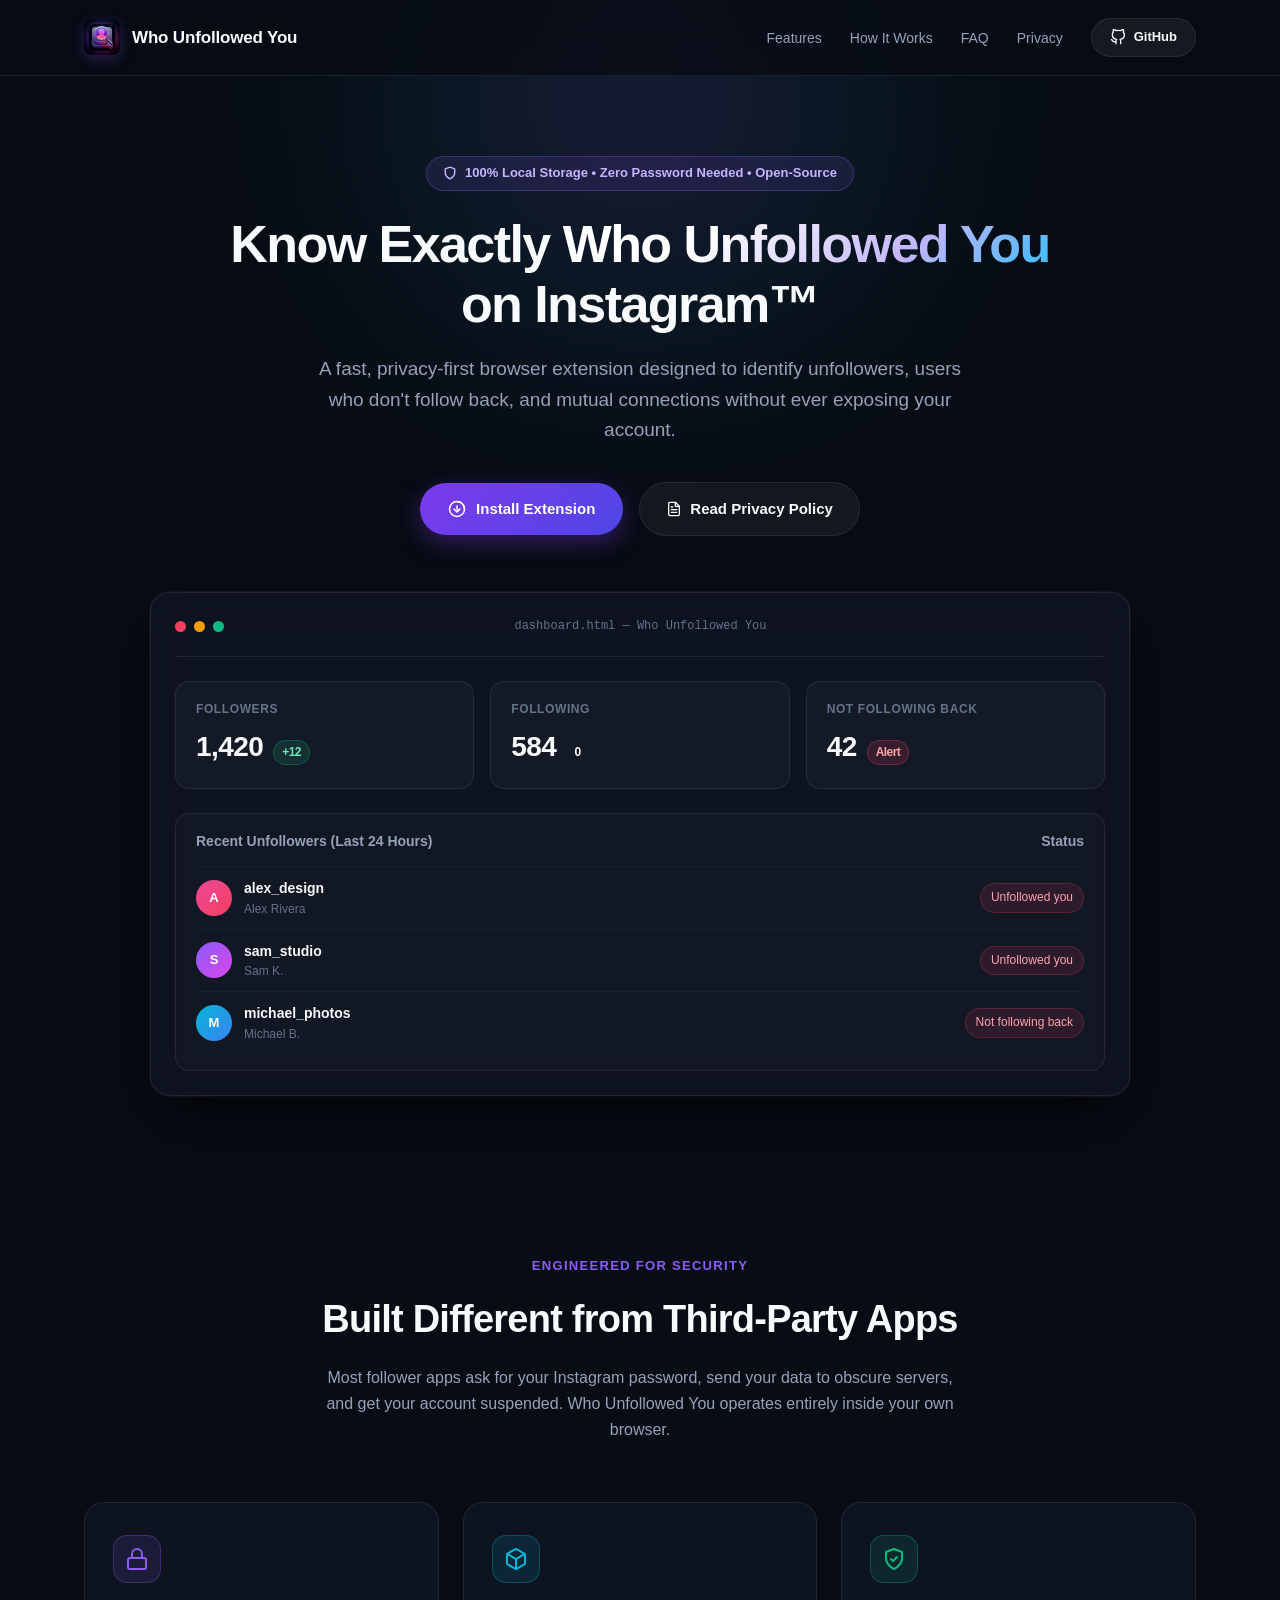
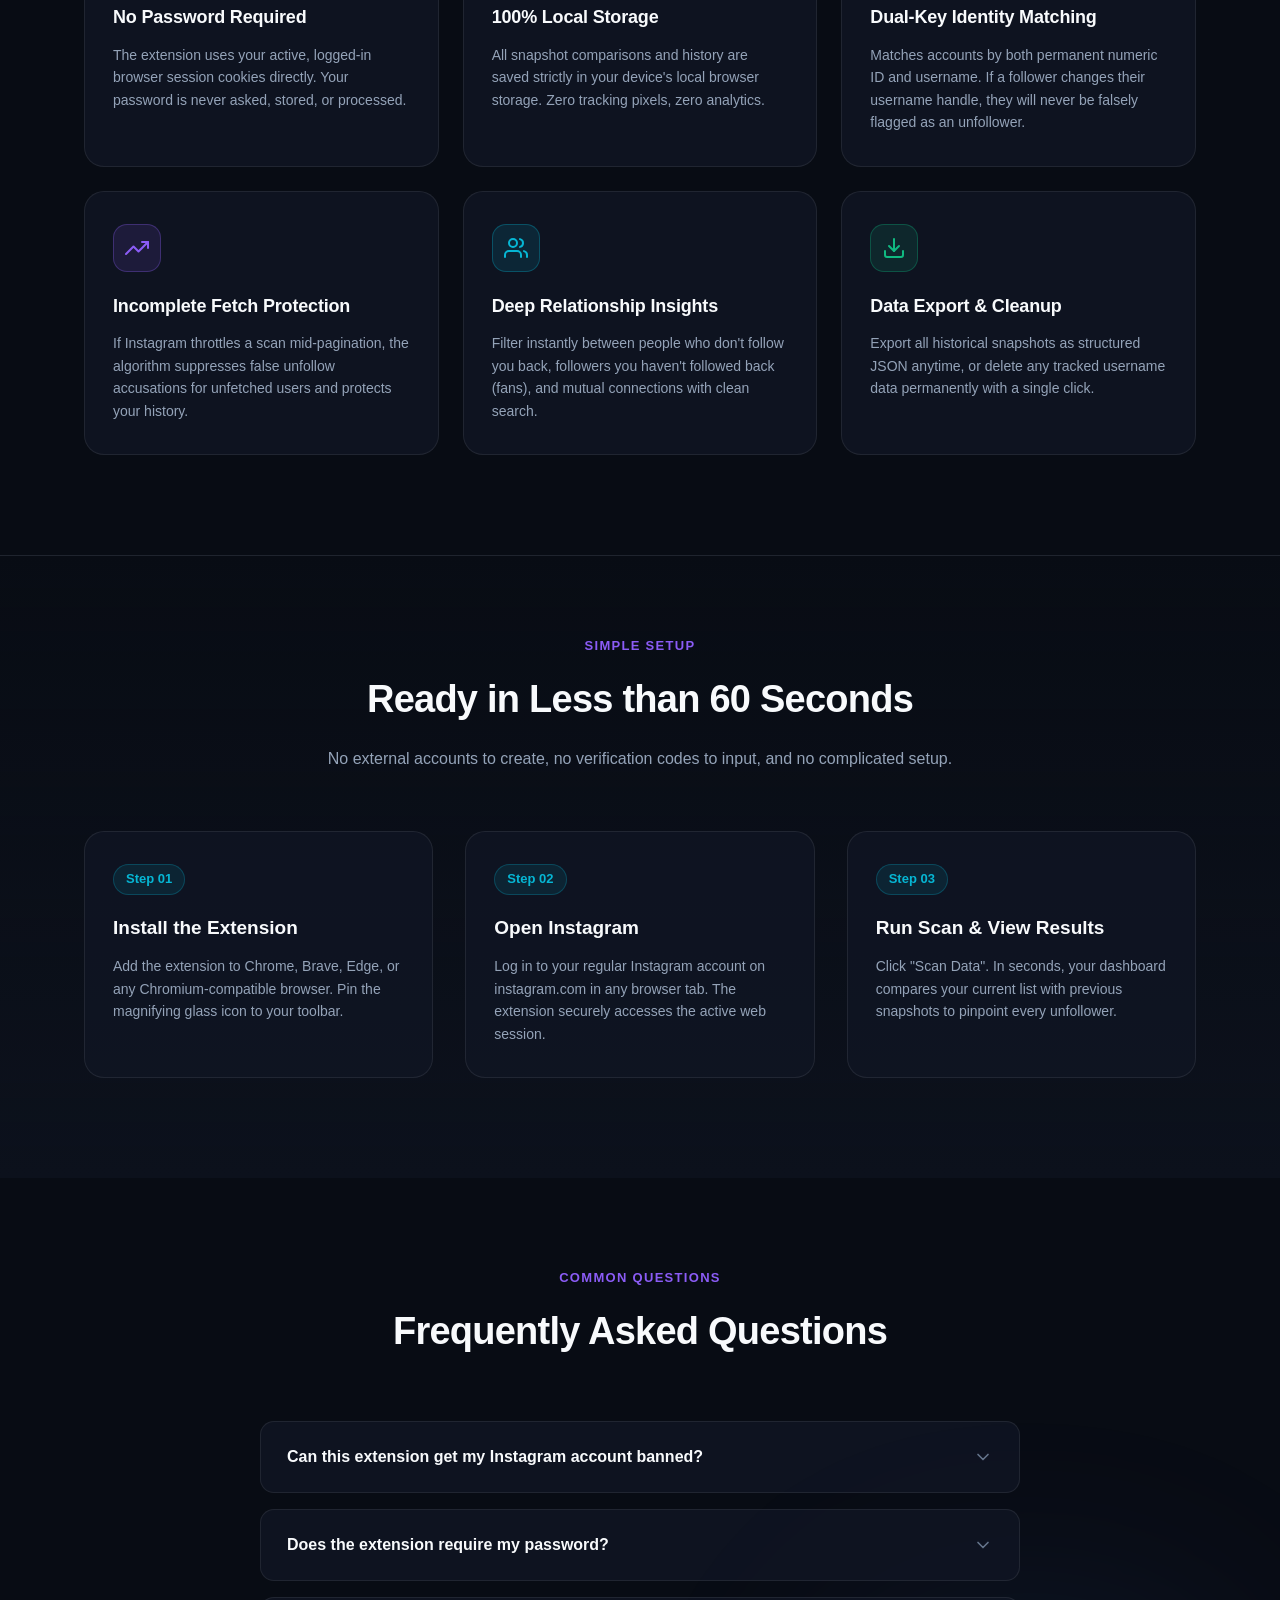
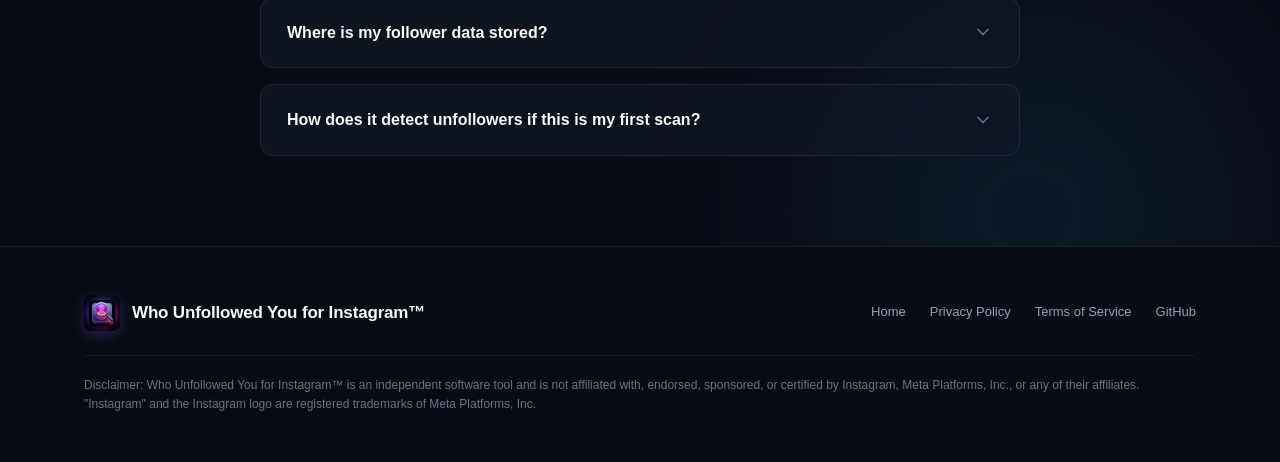
<file: docs/index.html>
<!DOCTYPE html>
<html lang="en">
<head>
  <meta charset="UTF-8">
  <meta name="viewport" content="width=device-width, initial-scale=1.0">
  <title>Who Unfollowed You for Instagram™ — 100% Private Follower Tracker</title>
  <meta name="description" content="Secure, fast, and 100% local extension to track unfollowers, mutual friends, and non-followers on Instagram. No password required, zero external servers.">
  <meta property="og:title" content="Who Unfollowed You for Instagram™">
  <meta property="og:description" content="Private and local follower analytics extension for Instagram. Keep your credentials safe.">
  <meta property="og:type" content="website">
  <link rel="icon" type="image/png" href="icon.png">
  <link rel="stylesheet" href="style.css">
</head>
<body>
  <div class="bg-glow-top"></div>
  <div class="bg-glow-bottom"></div>

  <!-- Navigation -->
  <header class="site-header">
    <div class="container nav-container">
      <a href="index.html" class="brand">
        <img src="icon.png" alt="Who Unfollowed You Icon" class="brand-icon">
        <span>Who Unfollowed You</span>
      </a>
      <ul class="nav-links">
        <li><a href="#features" class="nav-link">Features</a></li>
        <li><a href="#how-it-works" class="nav-link">How It Works</a></li>
        <li><a href="#faq" class="nav-link">FAQ</a></li>
        <li><a href="privacy.html" class="nav-link">Privacy</a></li>
        <li>
          <a href="https://github.com/yunkhngn/ig-tracker" target="_blank" rel="noopener noreferrer" class="btn-nav">
            <svg width="16" height="16" viewBox="0 0 24 24" fill="none" stroke="currentColor" stroke-width="2" stroke-linecap="round" stroke-linejoin="round">
              <path d="M9 19c-5 1.5-5-2.5-7-3m14 6v-3.87a3.37 3.37 0 0 0-.94-2.61c3.14-.35 6.44-1.54 6.44-7A5.44 5.44 0 0 0 20 4.77 5.07 5.07 0 0 0 19.91 1S18.73.65 16 2.48a13.38 13.38 0 0 0-7 0C6.27.65 5.09 1 5.09 1A5.07 5.07 0 0 0 5 4.77a5.44 5.44 0 0 0-1.5 3.78c0 5.42 3.3 6.61 6.44 7A3.37 3.37 0 0 0 9 18.13V22"/>
            </svg>
            <span>GitHub</span>
          </a>
        </li>
      </ul>
    </div>
  </header>

  <!-- Hero Section -->
  <section class="hero">
    <div class="container">
      <div class="pill-badge">
        <svg width="14" height="14" viewBox="0 0 24 24" fill="none" stroke="currentColor" stroke-width="2.5" stroke-linecap="round" stroke-linejoin="round">
          <path d="M12 22s8-4 8-10V5l-8-3-8 3v7c0 6 8 10 8 10z"/>
        </svg>
        <span>100% Local Storage • Zero Password Needed • Open-Source</span>
      </div>

      <h1 class="hero-title">
        Know Exactly <span class="gradient-text">Who Unfollowed You</span> on Instagram™
      </h1>

      <p class="hero-desc">
        A fast, privacy-first browser extension designed to identify unfollowers, users who don't follow back, and mutual connections without ever exposing your account.
      </p>

      <div class="hero-actions">
        <a href="https://github.com/yunkhngn/ig-tracker/releases" target="_blank" rel="noopener noreferrer" class="btn-primary">
          <svg width="18" height="18" viewBox="0 0 24 24" fill="none" stroke="currentColor" stroke-width="2" stroke-linecap="round" stroke-linejoin="round">
            <circle cx="12" cy="12" r="10"/>
            <polyline points="12 8 12 12 14 14"/>
            <path d="M12 2a10 10 0 0 1 10 10"/>
            <path d="M8 12l4 4 4-4"/>
          </svg>
          <span>Install Extension</span>
        </a>
        <a href="privacy.html" class="btn-secondary">
          <svg width="16" height="16" viewBox="0 0 24 24" fill="none" stroke="currentColor" stroke-width="2" stroke-linecap="round" stroke-linejoin="round">
            <path d="M14 2H6a2 2 0 0 0-2 2v16a2 2 0 0 0 2 2h12a2 2 0 0 0 2-2V8z"/>
            <polyline points="14 2 14 8 20 8"/>
            <line x1="16" y1="13" x2="8" y2="13"/>
            <line x1="16" y1="17" x2="8" y2="17"/>
            <polyline points="10 9 9 9 8 9"/>
          </svg>
          <span>Read Privacy Policy</span>
        </a>
      </div>

      <!-- Hero Dashboard Preview Mockup -->
      <div class="hero-preview">
        <div class="preview-topbar">
          <div class="preview-dots">
            <span class="dot red"></span>
            <span class="dot yellow"></span>
            <span class="dot green"></span>
          </div>
          <span class="preview-tag">dashboard.html &mdash; Who Unfollowed You</span>
          <div style="width: 48px;"></div>
        </div>

        <div class="preview-stats-grid">
          <div class="preview-stat-card">
            <div class="preview-stat-label">Followers</div>
            <div class="preview-stat-val">
              <span>1,420</span>
              <span class="stat-badge-tag success">+12</span>
            </div>
          </div>
          <div class="preview-stat-card">
            <div class="preview-stat-label">Following</div>
            <div class="preview-stat-val">
              <span>584</span>
              <span class="stat-badge-tag">0</span>
            </div>
          </div>
          <div class="preview-stat-card">
            <div class="preview-stat-label">Not Following Back</div>
            <div class="preview-stat-val">
              <span>42</span>
              <span class="stat-badge-tag danger">Alert</span>
            </div>
          </div>
        </div>

        <div class="preview-list-section">
          <div class="preview-list-header">
            <span>Recent Unfollowers (Last 24 Hours)</span>
            <span>Status</span>
          </div>
          <div class="preview-user-row">
            <div class="user-meta">
              <div class="mock-avatar" style="background: linear-gradient(135deg, #ec4899, #f43f5e);">A</div>
              <div class="user-name-wrap">
                <div class="name">alex_design</div>
                <div class="sub">Alex Rivera</div>
              </div>
            </div>
            <span class="action-chip">Unfollowed you</span>
          </div>
          <div class="preview-user-row">
            <div class="user-meta">
              <div class="mock-avatar" style="background: linear-gradient(135deg, #8b5cf6, #d946ef);">S</div>
              <div class="user-name-wrap">
                <div class="name">sam_studio</div>
                <div class="sub">Sam K.</div>
              </div>
            </div>
            <span class="action-chip">Unfollowed you</span>
          </div>
          <div class="preview-user-row">
            <div class="user-meta">
              <div class="mock-avatar" style="background: linear-gradient(135deg, #06b6d4, #3b82f6);">M</div>
              <div class="user-name-wrap">
                <div class="name">michael_photos</div>
                <div class="sub">Michael B.</div>
              </div>
            </div>
            <span class="action-chip">Not following back</span>
          </div>
        </div>
      </div>
    </div>
  </section>

  <!-- Features Section -->
  <section class="features-section" id="features">
    <div class="container">
      <div class="section-header">
        <div class="section-subtitle">Engineered for Security</div>
        <h2 class="section-title">Built Different from Third-Party Apps</h2>
        <p class="section-desc">
          Most follower apps ask for your Instagram password, send your data to obscure servers, and get your account suspended. Who Unfollowed You operates entirely inside your own browser.
        </p>
      </div>

      <div class="features-grid">
        <div class="feature-card">
          <div class="feature-icon-wrap">
            <svg width="24" height="24" viewBox="0 0 24 24" fill="none" stroke="currentColor" stroke-width="2" stroke-linecap="round" stroke-linejoin="round">
              <rect x="3" y="11" width="18" height="11" rx="2" ry="2"/>
              <path d="M7 11V7a5 5 0 0 1 10 0v4"/>
            </svg>
          </div>
          <h3 class="feature-title">No Password Required</h3>
          <p class="feature-desc">
            The extension uses your active, logged-in browser session cookies directly. Your password is never asked, stored, or processed.
          </p>
        </div>

        <div class="feature-card">
          <div class="feature-icon-wrap cyan">
            <svg width="24" height="24" viewBox="0 0 24 24" fill="none" stroke="currentColor" stroke-width="2" stroke-linecap="round" stroke-linejoin="round">
              <path d="M21 16V8a2 2 0 0 0-1-1.73l-7-4a2 2 0 0 0-2 0l-7 4A2 2 0 0 0 3 8v8a2 2 0 0 0 1 1.73l7 4a2 2 0 0 0 2 0l7-4A2 2 0 0 0 21 16z"/>
              <polyline points="3.27 6.96 12 12.01 20.73 6.96"/>
              <line x1="12" y1="22.08" x2="12" y2="12"/>
            </svg>
          </div>
          <h3 class="feature-title">100% Local Storage</h3>
          <p class="feature-desc">
            All snapshot comparisons and history are saved strictly in your device's local browser storage. Zero tracking pixels, zero analytics.
          </p>
        </div>

        <div class="feature-card">
          <div class="feature-icon-wrap emerald">
            <svg width="24" height="24" viewBox="0 0 24 24" fill="none" stroke="currentColor" stroke-width="2" stroke-linecap="round" stroke-linejoin="round">
              <path d="M12 22s8-4 8-10V5l-8-3-8 3v7c0 6 8 10 8 10z"/>
              <polyline points="9 12 11 14 15 10"/>
            </svg>
          </div>
          <h3 class="feature-title">Dual-Key Identity Matching</h3>
          <p class="feature-desc">
            Matches accounts by both permanent numeric ID and username. If a follower changes their username handle, they will never be falsely flagged as an unfollower.
          </p>
        </div>

        <div class="feature-card">
          <div class="feature-icon-wrap">
            <svg width="24" height="24" viewBox="0 0 24 24" fill="none" stroke="currentColor" stroke-width="2" stroke-linecap="round" stroke-linejoin="round">
              <polyline points="23 6 13.5 15.5 8.5 10.5 1 18"/>
              <polyline points="17 6 23 6 23 12"/>
            </svg>
          </div>
          <h3 class="feature-title">Incomplete Fetch Protection</h3>
          <p class="feature-desc">
            If Instagram throttles a scan mid-pagination, the algorithm suppresses false unfollow accusations for unfetched users and protects your history.
          </p>
        </div>

        <div class="feature-card">
          <div class="feature-icon-wrap cyan">
            <svg width="24" height="24" viewBox="0 0 24 24" fill="none" stroke="currentColor" stroke-width="2" stroke-linecap="round" stroke-linejoin="round">
              <path d="M17 21v-2a4 4 0 0 0-4-4H5a4 4 0 0 0-4 4v2"/>
              <circle cx="9" cy="7" r="4"/>
              <path d="M23 21v-2a4 4 0 0 0-3-3.87"/>
              <path d="M16 3.13a4 4 0 0 1 0 7.75"/>
            </svg>
          </div>
          <h3 class="feature-title">Deep Relationship Insights</h3>
          <p class="feature-desc">
            Filter instantly between people who don't follow you back, followers you haven't followed back (fans), and mutual connections with clean search.
          </p>
        </div>

        <div class="feature-card">
          <div class="feature-icon-wrap emerald">
            <svg width="24" height="24" viewBox="0 0 24 24" fill="none" stroke="currentColor" stroke-width="2" stroke-linecap="round" stroke-linejoin="round">
              <path d="M21 15v4a2 2 0 0 1-2 2H5a2 2 0 0 1-2-2v-4"/>
              <polyline points="7 10 12 15 17 10"/>
              <line x1="12" y1="15" x2="12" y2="3"/>
            </svg>
          </div>
          <h3 class="feature-title">Data Export & Cleanup</h3>
          <p class="feature-desc">
            Export all historical snapshots as structured JSON anytime, or delete any tracked username data permanently with a single click.
          </p>
        </div>
      </div>
    </div>
  </section>

  <!-- How It Works Section -->
  <section class="steps-section" id="how-it-works">
    <div class="container">
      <div class="section-header">
        <div class="section-subtitle">Simple Setup</div>
        <h2 class="section-title">Ready in Less than 60 Seconds</h2>
        <p class="section-desc">
          No external accounts to create, no verification codes to input, and no complicated setup.
        </p>
      </div>

      <div class="steps-grid">
        <div class="step-card">
          <span class="step-num">Step 01</span>
          <h3 class="step-title">Install the Extension</h3>
          <p class="step-desc">
            Add the extension to Chrome, Brave, Edge, or any Chromium-compatible browser. Pin the magnifying glass icon to your toolbar.
          </p>
        </div>

        <div class="step-card">
          <span class="step-num">Step 02</span>
          <h3 class="step-title">Open Instagram</h3>
          <p class="step-desc">
            Log in to your regular Instagram account on instagram.com in any browser tab. The extension securely accesses the active web session.
          </p>
        </div>

        <div class="step-card">
          <span class="step-num">Step 03</span>
          <h3 class="step-title">Run Scan & View Results</h3>
          <p class="step-desc">
            Click "Scan Data". In seconds, your dashboard compares your current list with previous snapshots to pinpoint every unfollower.
          </p>
        </div>
      </div>
    </div>
  </section>

  <!-- FAQ Section -->
  <section class="faq-section" id="faq">
    <div class="container">
      <div class="section-header">
        <div class="section-subtitle">Common Questions</div>
        <h2 class="section-title">Frequently Asked Questions</h2>
      </div>

      <div class="faq-list">
        <div class="faq-item">
          <div class="faq-question">
            <span>Can this extension get my Instagram account banned?</span>
            <svg class="faq-icon" width="20" height="20" viewBox="0 0 24 24" fill="none" stroke="currentColor" stroke-width="2" stroke-linecap="round" stroke-linejoin="round">
              <polyline points="6 9 12 15 18 9"/>
            </svg>
          </div>
          <div class="faq-answer">
            No. Unlike mobile apps that log into your account from strange server IP addresses, this extension runs directly inside your own browser using your existing browser session and standard Instagram web endpoints, with built-in rate-limiting delays and backoff timers.
          </div>
        </div>

        <div class="faq-item">
          <div class="faq-question">
            <span>Does the extension require my password?</span>
            <svg class="faq-icon" width="20" height="20" viewBox="0 0 24 24" fill="none" stroke="currentColor" stroke-width="2" stroke-linecap="round" stroke-linejoin="round">
              <polyline points="6 9 12 15 18 9"/>
            </svg>
          </div>
          <div class="faq-answer">
            Never. The extension does not have password fields, never prompts for login credentials, and cannot read your passwords. It relies solely on your authenticated browser cookies on instagram.com.
          </div>
        </div>

        <div class="faq-item">
          <div class="faq-question">
            <span>Where is my follower data stored?</span>
            <svg class="faq-icon" width="20" height="20" viewBox="0 0 24 24" fill="none" stroke="currentColor" stroke-width="2" stroke-linecap="round" stroke-linejoin="round">
              <polyline points="6 9 12 15 18 9"/>
            </svg>
          </div>
          <div class="faq-answer">
            All data is stored exclusively on your local device using Chrome's built-in chrome.storage.local API. Nothing is transmitted to external servers, cloud databases, or third-party analytics services.
          </div>
        </div>

        <div class="faq-item">
          <div class="faq-question">
            <span>How does it detect unfollowers if this is my first scan?</span>
            <svg class="faq-icon" width="20" height="20" viewBox="0 0 24 24" fill="none" stroke="currentColor" stroke-width="2" stroke-linecap="round" stroke-linejoin="round">
              <polyline points="6 9 12 15 18 9"/>
            </svg>
          </div>
          <div class="faq-answer">
            On your first scan, the extension saves an initial snapshot of all your followers and following. From your second scan onward, it computes the exact diff between snapshots to identify who unfollowed you, who followed you, and who doesn't follow back.
          </div>
        </div>
      </div>
    </div>
  </section>

  <!-- Footer -->
  <footer class="site-footer">
    <div class="container">
      <div class="footer-top">
        <div class="brand">
          <img src="icon.png" alt="Who Unfollowed You Icon" class="brand-icon">
          <span>Who Unfollowed You for Instagram™</span>
        </div>
        <ul class="footer-links">
          <li><a href="index.html" class="footer-link">Home</a></li>
          <li><a href="privacy.html" class="footer-link">Privacy Policy</a></li>
          <li><a href="terms.html" class="footer-link">Terms of Service</a></li>
          <li><a href="https://github.com/yunkhngn/ig-tracker" target="_blank" rel="noopener noreferrer" class="footer-link">GitHub</a></li>
        </ul>
      </div>

      <div class="disclaimer-box">
        Disclaimer: Who Unfollowed You for Instagram™ is an independent software tool and is not affiliated with, endorsed, sponsored, or certified by Instagram, Meta Platforms, Inc., or any of their affiliates. "Instagram" and the Instagram logo are registered trademarks of Meta Platforms, Inc.
      </div>
    </div>
  </footer>

  <script>
    // FAQ Accordion interaction
    document.querySelectorAll('.faq-item').forEach((item) => {
      item.addEventListener('click', () => {
        const isActive = item.classList.contains('active');
        document.querySelectorAll('.faq-item').forEach((other) => other.classList.remove('active'));
        if (!isActive) item.classList.add('active');
      });
    });
  </script>
</body>
</html>
</file>
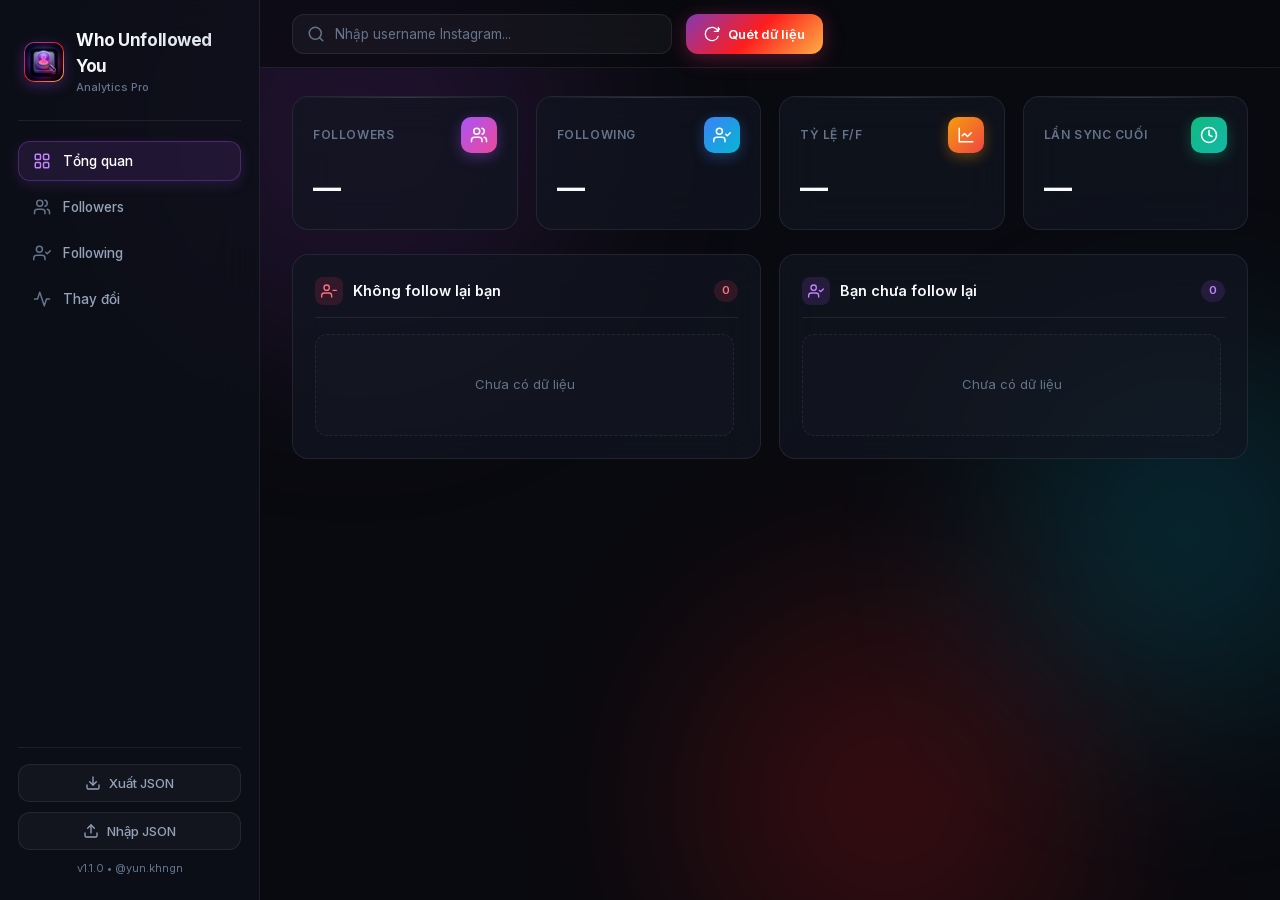
<file: dashboard/dashboard.html>
<!DOCTYPE html>
<html lang="vi">
<head>
  <meta charset="UTF-8">
  <meta name="viewport" content="width=device-width, initial-scale=1.0">
  <title>Who Unfollowed You — Dashboard</title>
  <link rel="stylesheet" href="../fonts/inter.css">
  <link rel="stylesheet" href="dashboard.css">
</head>
<body>
  <!-- Ambient background glow orbs -->
  <div class="ambient-bg">
    <div class="orb orb-1"></div>
    <div class="orb orb-2"></div>
    <div class="orb orb-3"></div>
  </div>

  <div class="app">
    <!-- Sidebar -->
    <aside class="sidebar">
      <div class="sidebar-header">
        <div class="brand-logo-wrap">
          <img src="../icons/icon48.png" alt="Who Unfollowed You" class="sidebar-logo">
        </div>
        <div class="brand-titles">
          <h1 class="sidebar-title">Who Unfollowed You</h1>
          <span class="sidebar-subtitle">Analytics Pro</span>
        </div>
      </div>

      <nav class="sidebar-nav">
        <button class="nav-item active" data-tab="overview">
          <svg width="18" height="18" viewBox="0 0 24 24" fill="none" stroke="currentColor" stroke-width="2" stroke-linecap="round" stroke-linejoin="round">
            <rect x="3" y="3" width="7" height="7" rx="1.5"/>
            <rect x="14" y="3" width="7" height="7" rx="1.5"/>
            <rect x="3" y="14" width="7" height="7" rx="1.5"/>
            <rect x="14" y="14" width="7" height="7" rx="1.5"/>
          </svg>
          <span>Tổng quan</span>
        </button>
        <button class="nav-item" data-tab="followers">
          <svg width="18" height="18" viewBox="0 0 24 24" fill="none" stroke="currentColor" stroke-width="2" stroke-linecap="round" stroke-linejoin="round">
            <path d="M16 21v-2a4 4 0 0 0-4-4H6a4 4 0 0 0-4 4v2"/>
            <circle cx="9" cy="7" r="4"/>
            <path d="M22 21v-2a4 4 0 0 0-3-3.87"/>
            <path d="M16 3.13a4 4 0 0 1 0 7.75"/>
          </svg>
          <span>Followers</span>
        </button>
        <button class="nav-item" data-tab="following">
          <svg width="18" height="18" viewBox="0 0 24 24" fill="none" stroke="currentColor" stroke-width="2" stroke-linecap="round" stroke-linejoin="round">
            <path d="M16 21v-2a4 4 0 0 0-4-4H5a4 4 0 0 0-4 4v2"/>
            <circle cx="8.5" cy="7" r="4"/>
            <polyline points="17 11 19 13 23 9"/>
          </svg>
          <span>Following</span>
        </button>
        <button class="nav-item" data-tab="changes">
          <svg width="18" height="18" viewBox="0 0 24 24" fill="none" stroke="currentColor" stroke-width="2" stroke-linecap="round" stroke-linejoin="round">
            <path d="M22 12h-4l-3 9L9 3l-3 9H2"/>
          </svg>
          <span>Thay đổi</span>
        </button>
      </nav>

      <div class="sidebar-footer">
        <button class="btn-export" id="btnExport" title="Export dữ liệu JSON">
          <svg width="16" height="16" viewBox="0 0 24 24" fill="none" stroke="currentColor" stroke-width="2" stroke-linecap="round" stroke-linejoin="round">
            <path d="M21 15v4a2 2 0 0 1-2 2H5a2 2 0 0 1-2-2v-4"/>
            <polyline points="7 10 12 15 17 10"/>
            <line x1="12" y1="15" x2="12" y2="3"/>
          </svg>
          <span>Xuất JSON</span>
        </button>
        <button class="btn-export" id="btnImport" title="Nhập dữ liệu từ file JSON đã xuất">
          <svg width="16" height="16" viewBox="0 0 24 24" fill="none" stroke="currentColor" stroke-width="2" stroke-linecap="round" stroke-linejoin="round">
            <path d="M21 15v4a2 2 0 0 1-2 2H5a2 2 0 0 1-2-2v-4"/>
            <polyline points="17 8 12 3 7 8"/>
            <line x1="12" y1="3" x2="12" y2="15"/>
          </svg>
          <span>Nhập JSON</span>
        </button>
        <input type="file" id="importFile" accept=".json,application/json" hidden>

        <span class="credit-text">v1.1.0 • @yun.khngn</span>
      </div>
    </aside>

    <!-- Main content -->
    <main class="main">
      <!-- Top bar -->
      <header class="topbar">
        <div class="account-input-wrapper">
          <svg class="input-icon" width="18" height="18" viewBox="0 0 24 24" fill="none" stroke="currentColor" stroke-width="2" stroke-linecap="round" stroke-linejoin="round">
            <circle cx="11" cy="11" r="8"/>
            <line x1="21" y1="21" x2="16.65" y2="16.65"/>
          </svg>
          <input type="text" id="usernameInput" placeholder="Nhập username Instagram..." class="account-input" autocomplete="off" spellcheck="false">
        </div>

        <button class="btn-fetch" id="btnFetch">
          <svg class="fetch-icon" width="16" height="16" viewBox="0 0 24 24" fill="none" stroke="currentColor" stroke-width="2" stroke-linecap="round" stroke-linejoin="round">
            <path d="M21.5 2v6h-6M21.34 15.57a10 10 0 1 1-.57-8.38l5.67-5.67"/>
          </svg>
          <span class="fetch-btn-label">Quét dữ liệu</span>
        </button>

        <div class="tracked-users" id="trackedUsers"></div>
      </header>

      <!-- Status bar / Progress bar -->
      <div class="status-bar hidden" id="statusBar">
        <div class="status-content">
          <div class="spinner"></div>
          <span id="statusText">Đang kết nối với Instagram...</span>
        </div>
        <div class="progress-bar">
          <div class="progress-fill" id="progressFill"></div>
        </div>
      </div>

      <!-- Error bar -->
      <div class="error-bar hidden" id="errorBar">
        <div class="error-icon-wrap">
          <svg width="18" height="18" viewBox="0 0 24 24" fill="none" stroke="currentColor" stroke-width="2" stroke-linecap="round" stroke-linejoin="round">
            <circle cx="12" cy="12" r="10"/>
            <line x1="12" y1="8" x2="12" y2="12"/>
            <line x1="12" y1="16" x2="12.01" y2="16"/>
          </svg>
        </div>
        <span id="errorText"></span>
        <button class="error-close" id="errorClose" aria-label="Đóng thông báo">✕</button>
      </div>

      <!-- Tab content -->
      <div class="content">
        <!-- Overview tab -->
        <section class="tab-content active" id="tab-overview">
          <div class="overview-grid">
            <div class="stat-card big">
              <div class="stat-header">
                <span class="stat-label">Followers</span>
                <div class="stat-icon-badge followers-badge">
                  <svg width="18" height="18" viewBox="0 0 24 24" fill="none" stroke="currentColor" stroke-width="2" stroke-linecap="round" stroke-linejoin="round">
                    <path d="M16 21v-2a4 4 0 0 0-4-4H6a4 4 0 0 0-4 4v2"/>
                    <circle cx="9" cy="7" r="4"/>
                    <path d="M22 21v-2a4 4 0 0 0-3-3.87"/>
                    <path d="M16 3.13a4 4 0 0 1 0 7.75"/>
                  </svg>
                </div>
              </div>
              <div class="stat-body">
                <span class="stat-number" id="overviewFollowers">—</span>
                <span class="stat-change" id="overviewFollowersChange"></span>
              </div>
            </div>

            <div class="stat-card big">
              <div class="stat-header">
                <span class="stat-label">Following</span>
                <div class="stat-icon-badge following-badge">
                  <svg width="18" height="18" viewBox="0 0 24 24" fill="none" stroke="currentColor" stroke-width="2" stroke-linecap="round" stroke-linejoin="round">
                    <path d="M16 21v-2a4 4 0 0 0-4-4H5a4 4 0 0 0-4 4v2"/>
                    <circle cx="8.5" cy="7" r="4"/>
                    <polyline points="17 11 19 13 23 9"/>
                  </svg>
                </div>
              </div>
              <div class="stat-body">
                <span class="stat-number" id="overviewFollowing">—</span>
                <span class="stat-change" id="overviewFollowingChange"></span>
              </div>
            </div>

            <div class="stat-card big">
              <div class="stat-header">
                <span class="stat-label">Tỷ lệ F/F</span>
                <div class="stat-icon-badge ratio-badge">
                  <svg width="18" height="18" viewBox="0 0 24 24" fill="none" stroke="currentColor" stroke-width="2" stroke-linecap="round" stroke-linejoin="round">
                    <path d="M3 3v18h18"/>
                    <path d="m19 9-5 5-4-4-3 3"/>
                  </svg>
                </div>
              </div>
              <div class="stat-body">
                <span class="stat-number" id="overviewRatio">—</span>
              </div>
            </div>

            <div class="stat-card big">
              <div class="stat-header">
                <span class="stat-label">Lần sync cuối</span>
                <div class="stat-icon-badge sync-badge">
                  <svg width="18" height="18" viewBox="0 0 24 24" fill="none" stroke="currentColor" stroke-width="2" stroke-linecap="round" stroke-linejoin="round">
                    <circle cx="12" cy="12" r="10"/>
                    <polyline points="12 6 12 12 16 14"/>
                  </svg>
                </div>
              </div>
              <div class="stat-body">
                <span class="stat-number" id="overviewLastSync">—</span>
              </div>
            </div>
          </div>

          <!-- Incomplete fetch warning banner -->
          <div class="warning-banner hidden" id="incompleteWarning">
            <div class="warning-icon">
              <svg width="18" height="18" viewBox="0 0 24 24" fill="none" stroke="currentColor" stroke-width="2" stroke-linecap="round" stroke-linejoin="round">
                <path d="m21.73 18-8-14a2 2 0 0 0-3.48 0l-8 14A2 2 0 0 0 4 21h16a2 2 0 0 0 1.73-3Z"/>
                <line x1="12" y1="9" x2="12" y2="13"/>
                <line x1="12" y1="17" x2="12.01" y2="17"/>
              </svg>
            </div>
            <span id="incompleteWarningText">Danh sách người theo dõi chưa tải hết do Instagram giới hạn phản hồi. Hệ thống đã bảo vệ dữ liệu để không nhận diện sai người hủy theo dõi.</span>
          </div>

          <!-- Not following back / Not followed back -->
          <div class="insights-grid">
            <div class="insight-card">
              <div class="insight-header">
                <div class="insight-title-wrap">
                  <div class="insight-icon-wrap lost-icon">
                    <svg width="16" height="16" viewBox="0 0 24 24" fill="none" stroke="currentColor" stroke-width="2" stroke-linecap="round" stroke-linejoin="round">
                      <path d="M16 21v-2a4 4 0 0 0-4-4H5a4 4 0 0 0-4 4v2"/>
                      <circle cx="8.5" cy="7" r="4"/>
                      <line x1="18" y1="11" x2="23" y2="11"/>
                    </svg>
                  </div>
                  <h3 class="insight-title">Không follow lại bạn</h3>
                </div>
                <span class="insight-badge lost-badge" id="notFollowingBackBadge">0</span>
              </div>
              <div class="insight-list" id="notFollowingBack">
                <div class="empty-state">Chưa có dữ liệu</div>
              </div>
            </div>

            <div class="insight-card">
              <div class="insight-header">
                <div class="insight-title-wrap">
                  <div class="insight-icon-wrap gained-icon">
                    <svg width="16" height="16" viewBox="0 0 24 24" fill="none" stroke="currentColor" stroke-width="2" stroke-linecap="round" stroke-linejoin="round">
                      <path d="M16 21v-2a4 4 0 0 0-4-4H5a4 4 0 0 0-4 4v2"/>
                      <circle cx="8.5" cy="7" r="4"/>
                      <polyline points="17 11 19 13 23 9"/>
                    </svg>
                  </div>
                  <h3 class="insight-title">Bạn chưa follow lại</h3>
                </div>
                <span class="insight-badge gained-badge" id="notFollowedBackBadge">0</span>
              </div>
              <div class="insight-list" id="notFollowedBack">
                <div class="empty-state">Chưa có dữ liệu</div>
              </div>
            </div>
          </div>
        </section>

        <!-- Followers tab -->
        <section class="tab-content" id="tab-followers">
          <div class="list-header">
            <div class="list-title-wrap">
              <h2>Followers</h2>
              <span class="count-badge" id="followersCountBadge">0</span>
            </div>
            <div class="search-box">
              <svg width="16" height="16" viewBox="0 0 24 24" fill="none" stroke="currentColor" stroke-width="2" stroke-linecap="round" stroke-linejoin="round">
                <circle cx="11" cy="11" r="8"/>
                <line x1="21" y1="21" x2="16.65" y2="16.65"/>
              </svg>
              <input type="text" class="search-input" id="searchFollowers" placeholder="Tìm theo username hoặc họ tên...">
            </div>
          </div>
          <div class="user-list" id="followersList">
            <div class="empty-state">Nhấn Quét dữ liệu để lấy danh sách</div>
          </div>
        </section>

        <!-- Following tab -->
        <section class="tab-content" id="tab-following">
          <div class="list-header">
            <div class="list-title-wrap">
              <h2>Following</h2>
              <span class="count-badge" id="followingCountBadge">0</span>
            </div>
            <div class="search-box">
              <svg width="16" height="16" viewBox="0 0 24 24" fill="none" stroke="currentColor" stroke-width="2" stroke-linecap="round" stroke-linejoin="round">
                <circle cx="11" cy="11" r="8"/>
                <line x1="21" y1="21" x2="16.65" y2="16.65"/>
              </svg>
              <input type="text" class="search-input" id="searchFollowing" placeholder="Tìm theo username hoặc họ tên...">
            </div>
          </div>
          <div class="user-list" id="followingList">
            <div class="empty-state">Nhấn Quét dữ liệu để lấy danh sách</div>
          </div>
        </section>

        <!-- Changes tab -->
        <section class="tab-content" id="tab-changes">
          <div class="list-header">
            <div class="list-title-wrap">
              <h2>Lịch sử thay đổi</h2>
            </div>
          </div>
          <div class="changes-list" id="changesList">
            <div class="empty-state">Cần ít nhất 2 lần quét dữ liệu để so sánh biến động</div>
          </div>
        </section>
      </div>
    </main>
  </div>

  <!-- Confirm Delete Modal -->
  <div class="modal-overlay hidden" id="deleteModalOverlay">
    <div class="modal-card" role="dialog" aria-modal="true" aria-labelledby="deleteModalTitle">
      <div class="modal-header">
        <div class="modal-icon-danger">
          <svg width="20" height="20" viewBox="0 0 24 24" fill="none" stroke="currentColor" stroke-width="2" stroke-linecap="round" stroke-linejoin="round">
            <path d="M3 6h18"/>
            <path d="M19 6v14c0 1-1 2-2 2H7c-1 0-2-1-2-2V6"/>
            <path d="M8 6V4c0-1 1-2 2-2h4c1 0 2 1 2 2v2"/>
            <line x1="10" y1="11" x2="10" y2="17"/>
            <line x1="14" y1="11" x2="14" y2="17"/>
          </svg>
        </div>
        <div class="modal-titles">
          <h3 class="modal-title" id="deleteModalTitle">Xoá dữ liệu tài khoản</h3>
          <p class="modal-description" id="deleteModalDesc">Bạn có chắc muốn xoá toàn bộ dữ liệu scan của tài khoản này? Thao tác này không thể hoàn tác.</p>
        </div>
      </div>
      <div class="modal-actions">
        <button type="button" class="btn-cancel" id="deleteModalCancel">Huỷ</button>
        <button type="button" class="btn-danger" id="deleteModalConfirm">Xoá dữ liệu</button>
      </div>
    </div>
  </div>

  <script src="../lib/storage.js"></script>
  <script src="dashboard.js"></script>
</body>
</html>
</file>
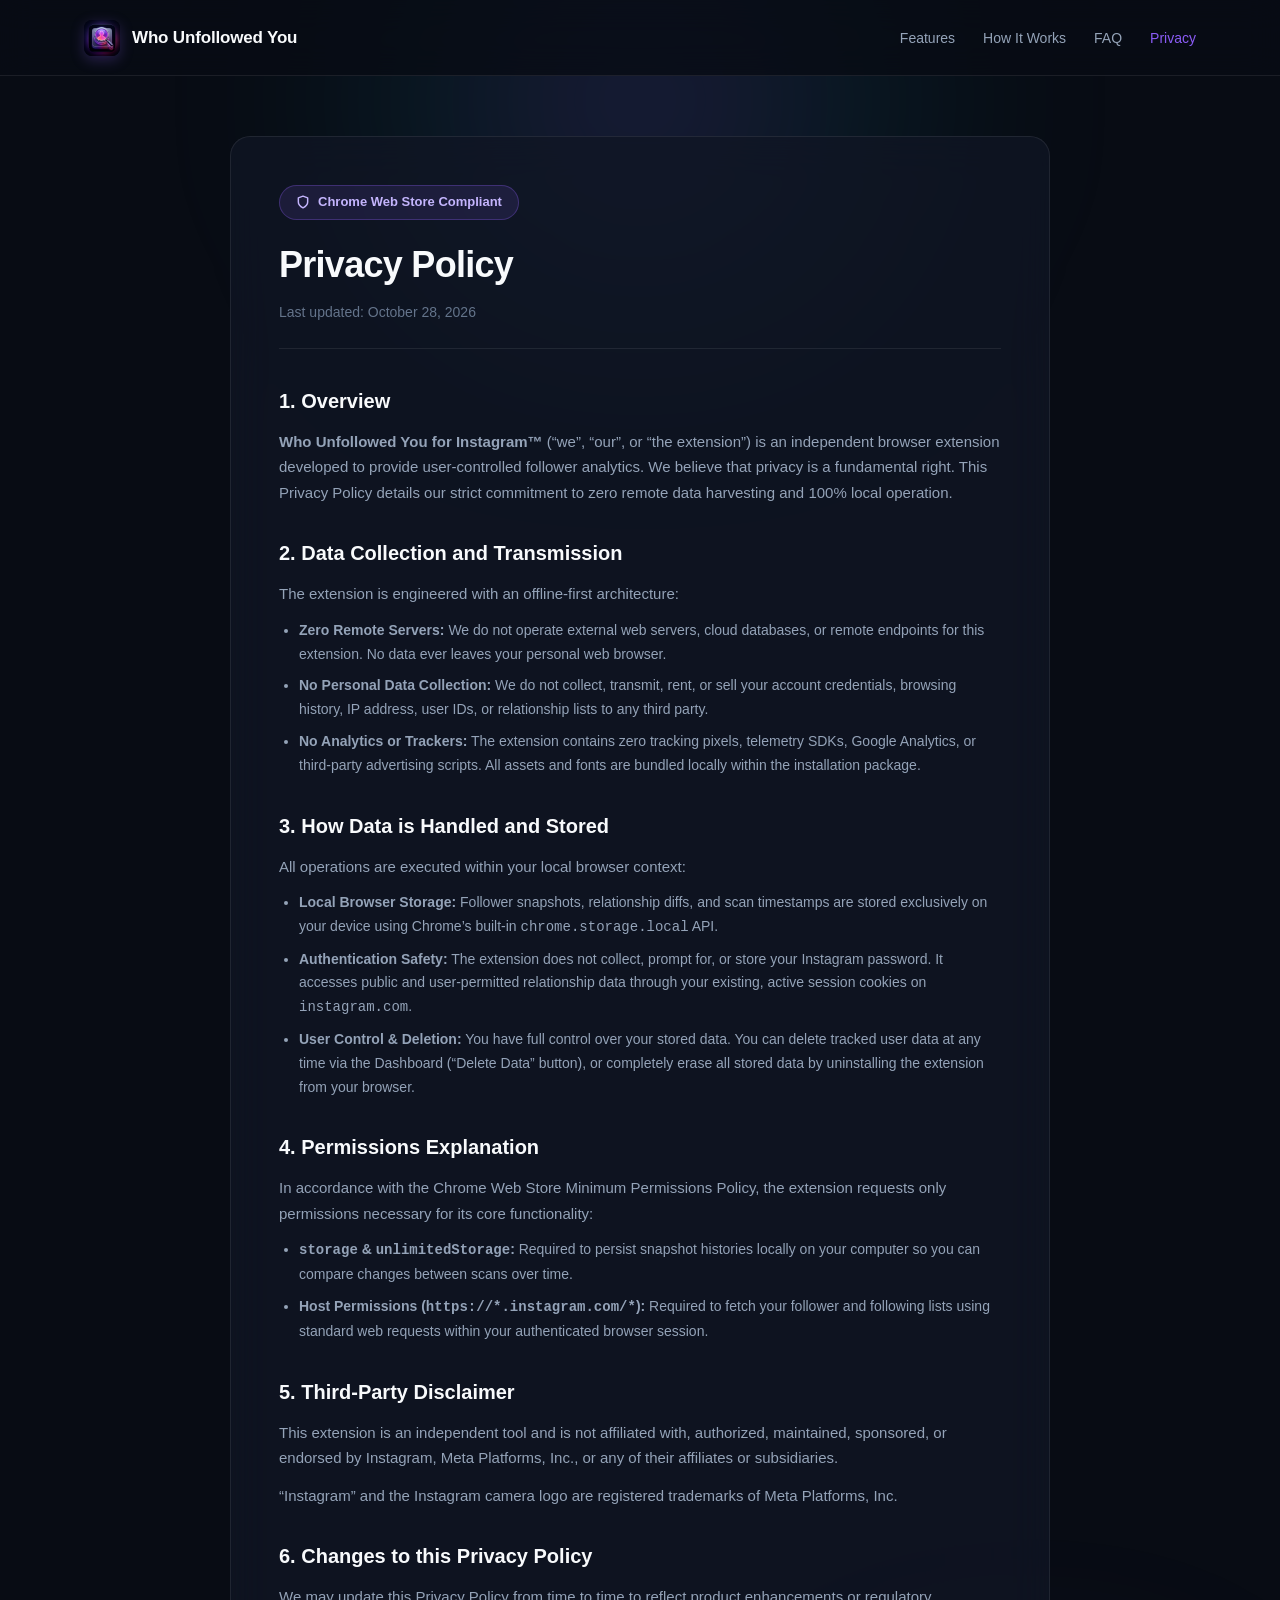
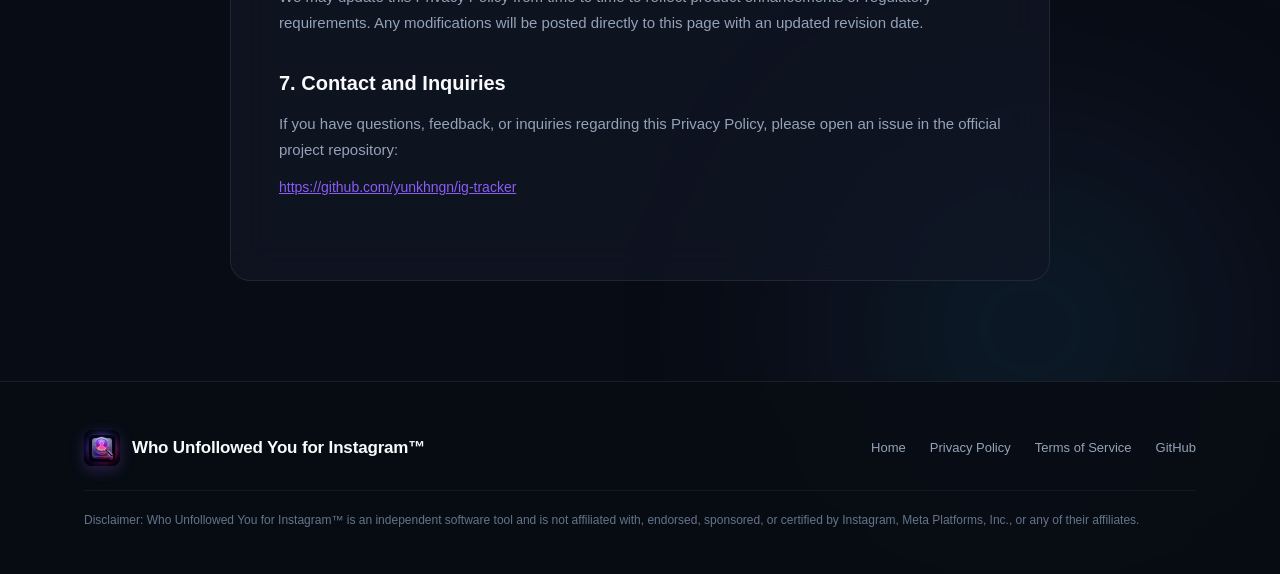
<file: docs/privacy.html>
<!DOCTYPE html>
<html lang="en">
<head>
  <meta charset="UTF-8">
  <meta name="viewport" content="width=device-width, initial-scale=1.0">
  <title>Privacy Policy &mdash; Who Unfollowed You for Instagram™</title>
  <meta name="description" content="Official Privacy Policy for Who Unfollowed You for Instagram™. Learn how your data is kept 100% private and stored locally.">
  <link rel="icon" type="image/png" href="icon.png">
  <link rel="stylesheet" href="style.css">
</head>
<body>
  <div class="bg-glow-top"></div>
  <div class="bg-glow-bottom"></div>

  <!-- Header -->
  <header class="site-header">
    <div class="container nav-container">
      <a href="index.html" class="brand">
        <img src="icon.png" alt="Who Unfollowed You Icon" class="brand-icon">
        <span>Who Unfollowed You</span>
      </a>
      <ul class="nav-links">
        <li><a href="index.html#features" class="nav-link">Features</a></li>
        <li><a href="index.html#how-it-works" class="nav-link">How It Works</a></li>
        <li><a href="index.html#faq" class="nav-link">FAQ</a></li>
        <li><a href="privacy.html" class="nav-link" style="color: var(--primary);">Privacy</a></li>
      </ul>
    </div>
  </header>

  <main class="policy-page">
    <div class="container">
      <article class="policy-card">
        <div class="policy-header">
          <div class="pill-badge" style="margin-bottom: 16px;">
            <svg width="14" height="14" viewBox="0 0 24 24" fill="none" stroke="currentColor" stroke-width="2.5" stroke-linecap="round" stroke-linejoin="round">
              <path d="M12 22s8-4 8-10V5l-8-3-8 3v7c0 6 8 10 8 10z"/>
            </svg>
            <span>Chrome Web Store Compliant</span>
          </div>
          <h1 class="policy-title">Privacy Policy</h1>
          <div class="policy-meta">Last updated: October 28, 2026</div>
        </div>

        <section class="policy-section">
          <h2>1. Overview</h2>
          <p>
            <strong>Who Unfollowed You for Instagram™</strong> (&ldquo;we&rdquo;, &ldquo;our&rdquo;, or &ldquo;the extension&rdquo;) is an independent browser extension developed to provide user-controlled follower analytics. We believe that privacy is a fundamental right. This Privacy Policy details our strict commitment to zero remote data harvesting and 100% local operation.
          </p>
        </section>

        <section class="policy-section">
          <h2>2. Data Collection and Transmission</h2>
          <p>
            The extension is engineered with an offline-first architecture:
          </p>
          <ul>
            <li><strong>Zero Remote Servers:</strong> We do not operate external web servers, cloud databases, or remote endpoints for this extension. No data ever leaves your personal web browser.</li>
            <li><strong>No Personal Data Collection:</strong> We do not collect, transmit, rent, or sell your account credentials, browsing history, IP address, user IDs, or relationship lists to any third party.</li>
            <li><strong>No Analytics or Trackers:</strong> The extension contains zero tracking pixels, telemetry SDKs, Google Analytics, or third-party advertising scripts. All assets and fonts are bundled locally within the installation package.</li>
          </ul>
        </section>

        <section class="policy-section">
          <h2>3. How Data is Handled and Stored</h2>
          <p>
            All operations are executed within your local browser context:
          </p>
          <ul>
            <li><strong>Local Browser Storage:</strong> Follower snapshots, relationship diffs, and scan timestamps are stored exclusively on your device using Chrome&rsquo;s built-in <code>chrome.storage.local</code> API.</li>
            <li><strong>Authentication Safety:</strong> The extension does not collect, prompt for, or store your Instagram password. It accesses public and user-permitted relationship data through your existing, active session cookies on <code>instagram.com</code>.</li>
            <li><strong>User Control &amp; Deletion:</strong> You have full control over your stored data. You can delete tracked user data at any time via the Dashboard (&ldquo;Delete Data&rdquo; button), or completely erase all stored data by uninstalling the extension from your browser.</li>
          </ul>
        </section>

        <section class="policy-section">
          <h2>4. Permissions Explanation</h2>
          <p>
            In accordance with the Chrome Web Store Minimum Permissions Policy, the extension requests only permissions necessary for its core functionality:
          </p>
          <ul>
            <li><strong><code>storage</code> &amp; <code>unlimitedStorage</code>:</strong> Required to persist snapshot histories locally on your computer so you can compare changes between scans over time.</li>
            <li><strong>Host Permissions (<code>https://*.instagram.com/*</code>):</strong> Required to fetch your follower and following lists using standard web requests within your authenticated browser session.</li>
          </ul>
        </section>

        <section class="policy-section">
          <h2>5. Third-Party Disclaimer</h2>
          <p>
            This extension is an independent tool and is not affiliated with, authorized, maintained, sponsored, or endorsed by Instagram, Meta Platforms, Inc., or any of their affiliates or subsidiaries.
          </p>
          <p>
            &ldquo;Instagram&rdquo; and the Instagram camera logo are registered trademarks of Meta Platforms, Inc.
          </p>
        </section>

        <section class="policy-section">
          <h2>6. Changes to this Privacy Policy</h2>
          <p>
            We may update this Privacy Policy from time to time to reflect product enhancements or regulatory requirements. Any modifications will be posted directly to this page with an updated revision date.
          </p>
        </section>

        <section class="policy-section">
          <h2>7. Contact and Inquiries</h2>
          <p>
            If you have questions, feedback, or inquiries regarding this Privacy Policy, please open an issue in the official project repository:
          </p>
          <p>
            <a href="https://github.com/yunkhngn/ig-tracker" target="_blank" rel="noopener noreferrer" class="nav-link" style="color: var(--primary); text-decoration: underline;">
              https://github.com/yunkhngn/ig-tracker
            </a>
          </p>
        </section>
      </article>
    </div>
  </main>

  <!-- Footer -->
  <footer class="site-footer">
    <div class="container">
      <div class="footer-top">
        <div class="brand">
          <img src="icon.png" alt="Who Unfollowed You Icon" class="brand-icon">
          <span>Who Unfollowed You for Instagram™</span>
        </div>
        <ul class="footer-links">
          <li><a href="index.html" class="footer-link">Home</a></li>
          <li><a href="privacy.html" class="footer-link">Privacy Policy</a></li>
          <li><a href="terms.html" class="footer-link">Terms of Service</a></li>
          <li><a href="https://github.com/yunkhngn/ig-tracker" target="_blank" rel="noopener noreferrer" class="footer-link">GitHub</a></li>
        </ul>
      </div>

      <div class="disclaimer-box">
        Disclaimer: Who Unfollowed You for Instagram™ is an independent software tool and is not affiliated with, endorsed, sponsored, or certified by Instagram, Meta Platforms, Inc., or any of their affiliates.
      </div>
    </div>
  </footer>
</body>
</html>
</file>
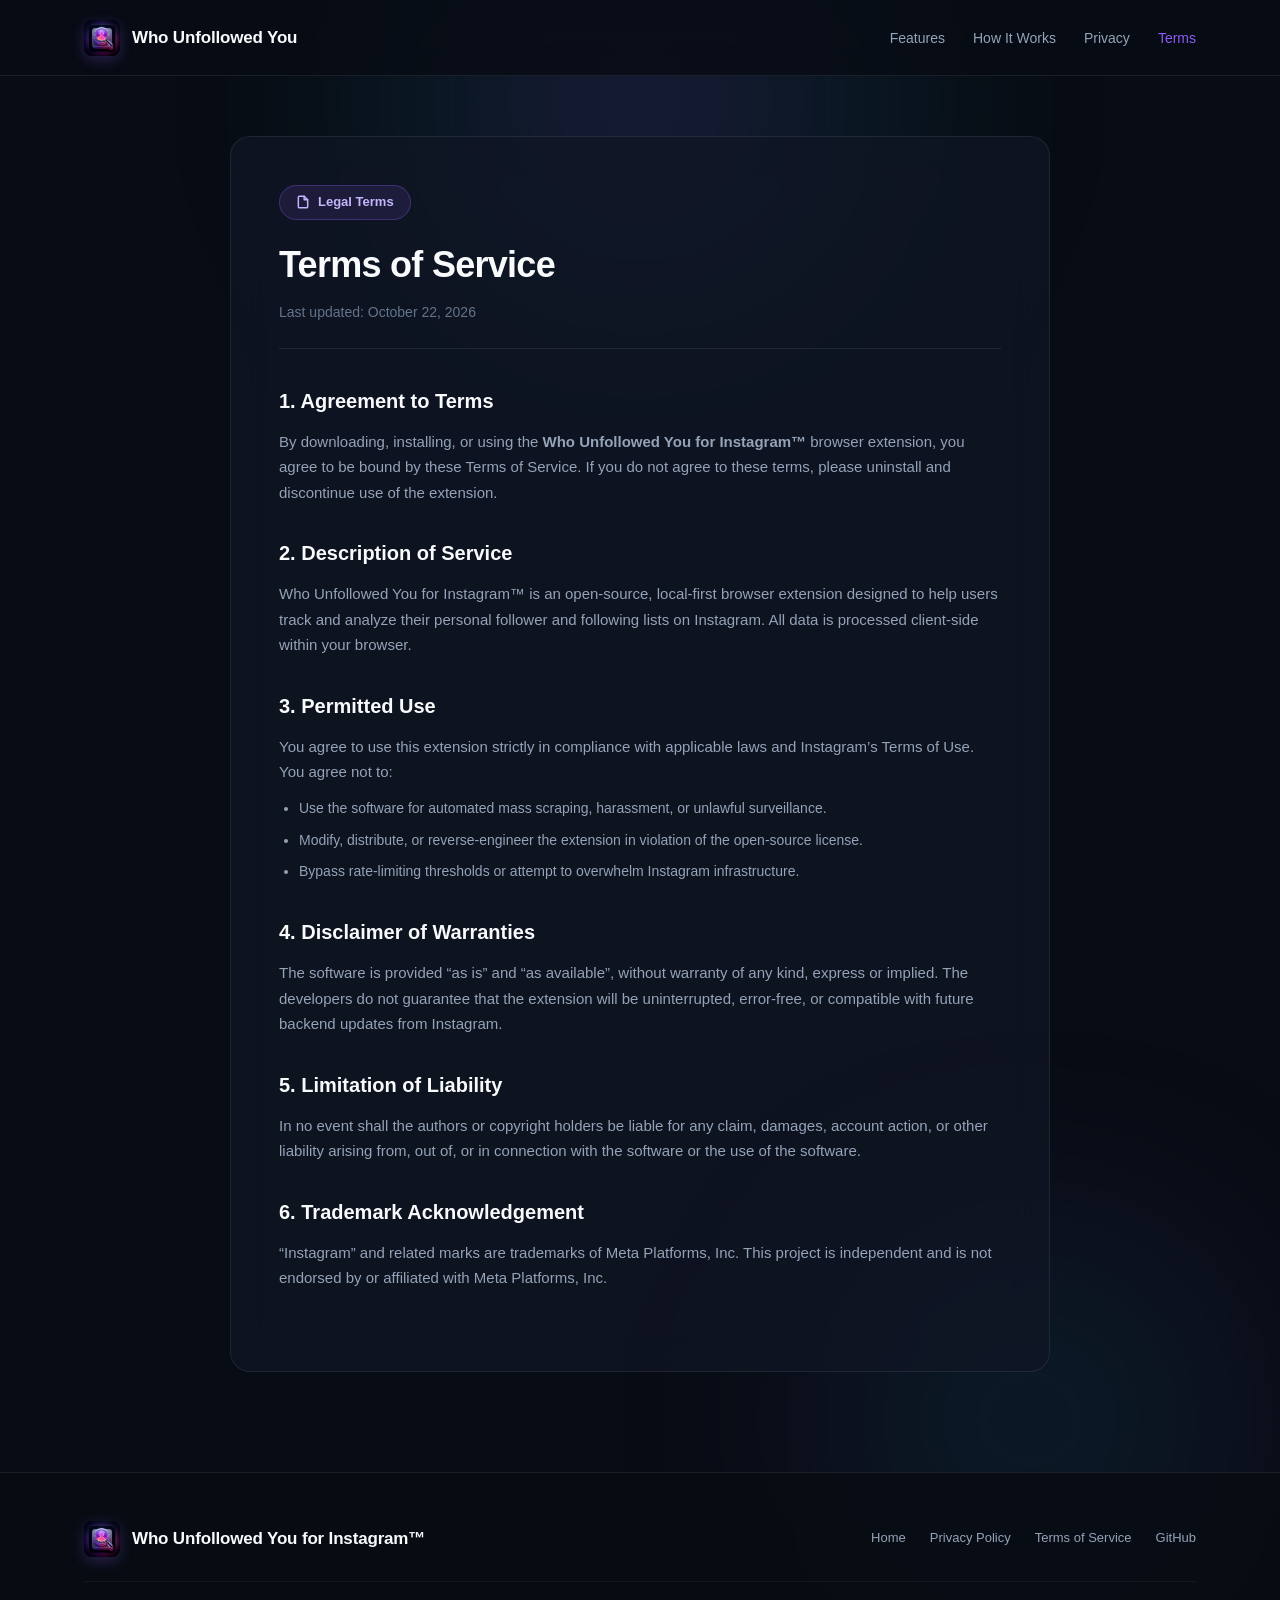
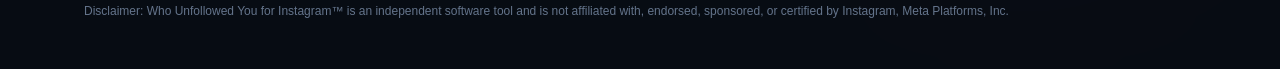
<file: docs/terms.html>
<!DOCTYPE html>
<html lang="en">
<head>
  <meta charset="UTF-8">
  <meta name="viewport" content="width=device-width, initial-scale=1.0">
  <title>Terms of Service &mdash; Who Unfollowed You for Instagram™</title>
  <meta name="description" content="Terms of Service for Who Unfollowed You for Instagram™ extension.">
  <link rel="icon" type="image/png" href="icon.png">
  <link rel="stylesheet" href="style.css">
</head>
<body>
  <div class="bg-glow-top"></div>
  <div class="bg-glow-bottom"></div>

  <!-- Header -->
  <header class="site-header">
    <div class="container nav-container">
      <a href="index.html" class="brand">
        <img src="icon.png" alt="Who Unfollowed You Icon" class="brand-icon">
        <span>Who Unfollowed You</span>
      </a>
      <ul class="nav-links">
        <li><a href="index.html#features" class="nav-link">Features</a></li>
        <li><a href="index.html#how-it-works" class="nav-link">How It Works</a></li>
        <li><a href="privacy.html" class="nav-link">Privacy</a></li>
        <li><a href="terms.html" class="nav-link" style="color: var(--primary);">Terms</a></li>
      </ul>
    </div>
  </header>

  <main class="policy-page">
    <div class="container">
      <article class="policy-card">
        <div class="policy-header">
          <div class="pill-badge" style="margin-bottom: 16px;">
            <svg width="14" height="14" viewBox="0 0 24 24" fill="none" stroke="currentColor" stroke-width="2.5" stroke-linecap="round" stroke-linejoin="round">
              <path d="M14 2H6a2 2 0 0 0-2 2v16a2 2 0 0 0 2 2h12a2 2 0 0 0 2-2V8z"/>
              <polyline points="14 2 14 8 20 8"/>
            </svg>
            <span>Legal Terms</span>
          </div>
          <h1 class="policy-title">Terms of Service</h1>
          <div class="policy-meta">Last updated: October 22, 2026</div>
        </div>

        <section class="policy-section">
          <h2>1. Agreement to Terms</h2>
          <p>
            By downloading, installing, or using the <strong>Who Unfollowed You for Instagram™</strong> browser extension, you agree to be bound by these Terms of Service. If you do not agree to these terms, please uninstall and discontinue use of the extension.
          </p>
        </section>

        <section class="policy-section">
          <h2>2. Description of Service</h2>
          <p>
            Who Unfollowed You for Instagram™ is an open-source, local-first browser extension designed to help users track and analyze their personal follower and following lists on Instagram. All data is processed client-side within your browser.
          </p>
        </section>

        <section class="policy-section">
          <h2>3. Permitted Use</h2>
          <p>
            You agree to use this extension strictly in compliance with applicable laws and Instagram&rsquo;s Terms of Use. You agree not to:
          </p>
          <ul>
            <li>Use the software for automated mass scraping, harassment, or unlawful surveillance.</li>
            <li>Modify, distribute, or reverse-engineer the extension in violation of the open-source license.</li>
            <li>Bypass rate-limiting thresholds or attempt to overwhelm Instagram infrastructure.</li>
          </ul>
        </section>

        <section class="policy-section">
          <h2>4. Disclaimer of Warranties</h2>
          <p>
            The software is provided &ldquo;as is&rdquo; and &ldquo;as available&rdquo;, without warranty of any kind, express or implied. The developers do not guarantee that the extension will be uninterrupted, error-free, or compatible with future backend updates from Instagram.
          </p>
        </section>

        <section class="policy-section">
          <h2>5. Limitation of Liability</h2>
          <p>
            In no event shall the authors or copyright holders be liable for any claim, damages, account action, or other liability arising from, out of, or in connection with the software or the use of the software.
          </p>
        </section>

        <section class="policy-section">
          <h2>6. Trademark Acknowledgement</h2>
          <p>
            &ldquo;Instagram&rdquo; and related marks are trademarks of Meta Platforms, Inc. This project is independent and is not endorsed by or affiliated with Meta Platforms, Inc.
          </p>
        </section>
      </article>
    </div>
  </main>

  <!-- Footer -->
  <footer class="site-footer">
    <div class="container">
      <div class="footer-top">
        <div class="brand">
          <img src="icon.png" alt="Who Unfollowed You Icon" class="brand-icon">
          <span>Who Unfollowed You for Instagram™</span>
        </div>
        <ul class="footer-links">
          <li><a href="index.html" class="footer-link">Home</a></li>
          <li><a href="privacy.html" class="footer-link">Privacy Policy</a></li>
          <li><a href="terms.html" class="footer-link">Terms of Service</a></li>
          <li><a href="https://github.com/yunkhngn/ig-tracker" target="_blank" rel="noopener noreferrer" class="footer-link">GitHub</a></li>
        </ul>
      </div>

      <div class="disclaimer-box">
        Disclaimer: Who Unfollowed You for Instagram™ is an independent software tool and is not affiliated with, endorsed, sponsored, or certified by Instagram, Meta Platforms, Inc.
      </div>
    </div>
  </footer>
</body>
</html>
</file>
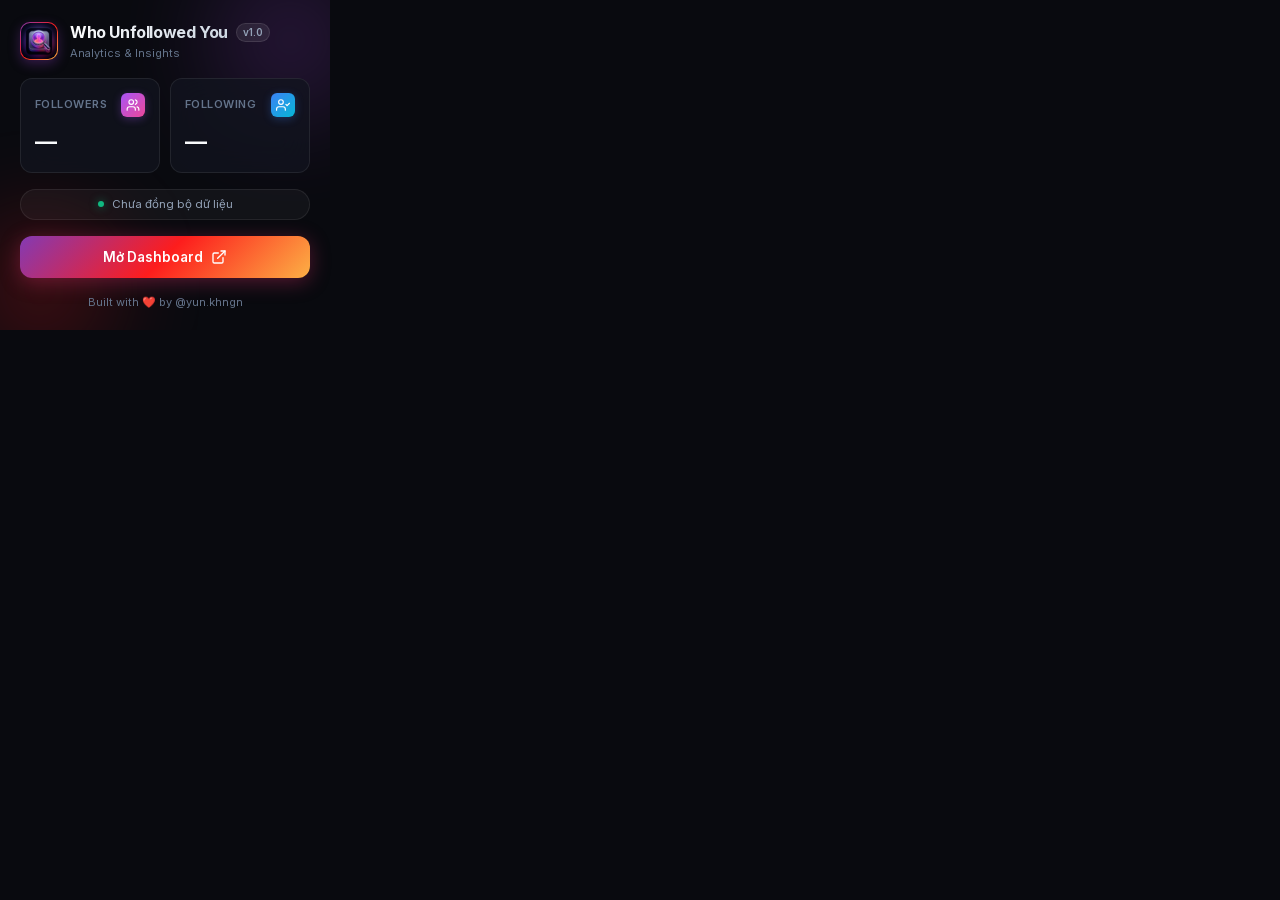
<file: popup/popup.html>
<!DOCTYPE html>
<html lang="vi">
<head>
  <meta charset="UTF-8">
  <meta name="viewport" content="width=device-width, initial-scale=1.0">
  <title>Who Unfollowed You</title>
  <link rel="stylesheet" href="../fonts/inter.css">
  <link rel="stylesheet" href="popup.css">
</head>
<body>
  <div class="popup-ambient">
    <div class="orb orb-1"></div>
    <div class="orb orb-2"></div>
  </div>

  <div class="popup">
    <!-- Header -->
    <div class="header">
      <div class="logo-wrapper">
        <img src="../icons/icon48.png" alt="Who Unfollowed You" class="logo">
      </div>
      <div class="header-info">
        <div class="title-row">
          <h1 class="brand-title">Who Unfollowed You</h1>
          <span class="version-tag">v1.0</span>
        </div>
        <span class="subtitle">Analytics & Insights</span>
      </div>
    </div>

    <!-- Stats -->
    <div class="stats" id="stats">
      <div class="stat-card">
        <div class="stat-card-header">
          <span class="stat-label">Followers</span>
          <div class="stat-icon-wrap followers-grad">
            <svg width="14" height="14" viewBox="0 0 24 24" fill="none" stroke="currentColor" stroke-width="2" stroke-linecap="round" stroke-linejoin="round">
              <path d="M16 21v-2a4 4 0 0 0-4-4H6a4 4 0 0 0-4 4v2"/>
              <circle cx="9" cy="7" r="4"/>
              <path d="M22 21v-2a4 4 0 0 0-3-3.87"/>
              <path d="M16 3.13a4 4 0 0 1 0 7.75"/>
            </svg>
          </div>
        </div>
        <span class="stat-value" id="followerCount">—</span>
      </div>

      <div class="stat-card">
        <div class="stat-card-header">
          <span class="stat-label">Following</span>
          <div class="stat-icon-wrap following-grad">
            <svg width="14" height="14" viewBox="0 0 24 24" fill="none" stroke="currentColor" stroke-width="2" stroke-linecap="round" stroke-linejoin="round">
              <path d="M16 21v-2a4 4 0 0 0-4-4H5a4 4 0 0 0-4 4v2"/>
              <circle cx="8.5" cy="7" r="4"/>
              <polyline points="17 11 19 13 23 9"/>
            </svg>
          </div>
        </div>
        <span class="stat-value" id="followingCount">—</span>
      </div>
    </div>

    <!-- Last Sync -->
    <div class="last-sync" id="lastSync">
      <span class="sync-dot"></span>
      <span class="sync-text">Chưa đồng bộ dữ liệu</span>
    </div>

    <!-- Action Button -->
    <button class="btn-primary" id="openDashboard">
      <span class="btn-text">Mở Dashboard</span>
      <svg width="16" height="16" viewBox="0 0 24 24" fill="none" stroke="currentColor" stroke-width="2" stroke-linecap="round" stroke-linejoin="round">
        <path d="M18 13v6a2 2 0 0 1-2 2H5a2 2 0 0 1-2-2V8a2 2 0 0 1 2-2h6"/>
        <polyline points="15 3 21 3 21 9"/>
        <line x1="10" y1="14" x2="21" y2="3"/>
      </svg>
    </button>

    <!-- Footer -->
    <div class="footer">
      <span>Built with ❤️ by @yun.khngn</span>
    </div>
  </div>

  <script src="popup.js"></script>
</body>
</html>
</file>
<file: docs/style.css>
:root {
  --bg-main: #080c14;
  --bg-card: rgba(16, 22, 36, 0.75);
  --bg-card-hover: rgba(22, 30, 48, 0.85);
  --border-subtle: rgba(255, 255, 255, 0.08);
  --border-accent: rgba(139, 92, 246, 0.4);
  --primary: #8b5cf6;
  --primary-glow: rgba(139, 92, 246, 0.25);
  --accent-cyan: #06b6d4;
  --accent-rose: #f43f5e;
  --accent-emerald: #10b981;
  --text-primary: #f8fafc;
  --text-secondary: #94a3b8;
  --text-muted: #64748b;
  --font-family: -apple-system, BlinkMacSystemFont, "Segoe UI", Roboto, "Helvetica Neue", Arial, sans-serif;
  --radius-sm: 8px;
  --radius-md: 14px;
  --radius-lg: 20px;
  --radius-full: 9999px;
  --container-max: 1160px;
  --transition: all 0.25s cubic-bezier(0.16, 1, 0.3, 1);
}

*, *::before, *::after {
  box-sizing: border-box;
  margin: 0;
  padding: 0;
}

body {
  background-color: var(--bg-main);
  color: var(--text-primary);
  font-family: var(--font-family);
  line-height: 1.6;
  -webkit-font-smoothing: antialiased;
  overflow-x: hidden;
  position: relative;
}

/* Background Ambient Glows */
.bg-glow-top {
  position: absolute;
  top: -200px;
  left: 50%;
  transform: translateX(-50%);
  width: 900px;
  height: 600px;
  background: radial-gradient(circle, rgba(139, 92, 246, 0.18) 0%, rgba(6, 182, 212, 0.08) 40%, transparent 70%);
  filter: blur(80px);
  pointer-events: none;
  z-index: 0;
}

.bg-glow-bottom {
  position: absolute;
  bottom: 0;
  right: -100px;
  width: 700px;
  height: 500px;
  background: radial-gradient(circle, rgba(6, 182, 212, 0.12) 0%, rgba(139, 92, 246, 0.05) 50%, transparent 70%);
  filter: blur(90px);
  pointer-events: none;
  z-index: 0;
}

.container {
  width: 100%;
  max-width: var(--container-max);
  margin: 0 auto;
  padding: 0 24px;
  position: relative;
  z-index: 1;
}

/* Header & Nav */
.site-header {
  height: 76px;
  display: flex;
  align-items: center;
  position: sticky;
  top: 0;
  backdrop-filter: blur(16px);
  -webkit-backdrop-filter: blur(16px);
  background: rgba(8, 12, 20, 0.8);
  border-bottom: 1px solid var(--border-subtle);
  z-index: 100;
}

.nav-container {
  display: flex;
  align-items: center;
  justify-content: space-between;
  width: 100%;
}

.brand {
  display: flex;
  align-items: center;
  gap: 12px;
  text-decoration: none;
  color: var(--text-primary);
  font-weight: 700;
  font-size: 17px;
  letter-spacing: -0.01em;
}

.brand-icon {
  width: 36px;
  height: 36px;
  border-radius: var(--radius-sm);
  display: block;
  box-shadow: 0 4px 14px var(--primary-glow);
}

.nav-links {
  display: flex;
  align-items: center;
  gap: 28px;
  list-style: none;
}

.nav-link {
  color: var(--text-secondary);
  text-decoration: none;
  font-size: 14px;
  font-weight: 500;
  transition: var(--transition);
}

.nav-link:hover {
  color: var(--text-primary);
}

.btn-nav {
  padding: 8px 18px;
  border-radius: var(--radius-full);
  background: rgba(255, 255, 255, 0.06);
  border: 1px solid var(--border-subtle);
  color: var(--text-primary);
  text-decoration: none;
  font-size: 13px;
  font-weight: 600;
  display: inline-flex;
  align-items: center;
  gap: 8px;
  transition: var(--transition);
}

.btn-nav:hover {
  background: rgba(255, 255, 255, 0.12);
  border-color: rgba(255, 255, 255, 0.2);
  transform: translateY(-1px);
}

/* Hero Section */
.hero {
  padding: 80px 0 60px;
  text-align: center;
}

.pill-badge {
  display: inline-flex;
  align-items: center;
  gap: 8px;
  padding: 6px 16px;
  border-radius: var(--radius-full);
  background: rgba(139, 92, 246, 0.12);
  border: 1px solid rgba(139, 92, 246, 0.3);
  color: #c4b5fd;
  font-size: 13px;
  font-weight: 600;
  margin-bottom: 24px;
}

.hero-title {
  font-size: 52px;
  font-weight: 800;
  line-height: 1.15;
  letter-spacing: -0.03em;
  margin-bottom: 20px;
  max-width: 860px;
  margin-left: auto;
  margin-right: auto;
}

.gradient-text {
  background: linear-gradient(135deg, #ffffff 30%, #c4b5fd 70%, #38bdf8 100%);
  -webkit-background-clip: text;
  -webkit-text-fill-color: transparent;
}

.hero-desc {
  font-size: 19px;
  color: var(--text-secondary);
  max-width: 680px;
  margin: 0 auto 36px;
  line-height: 1.6;
}

.hero-actions {
  display: flex;
  align-items: center;
  justify-content: center;
  gap: 16px;
  margin-bottom: 56px;
}

.btn-primary {
  padding: 14px 28px;
  border-radius: var(--radius-full);
  background: linear-gradient(135deg, #7c3aed, #4f46e5);
  color: #ffffff;
  font-weight: 600;
  font-size: 15px;
  text-decoration: none;
  display: inline-flex;
  align-items: center;
  gap: 10px;
  box-shadow: 0 8px 24px rgba(124, 58, 237, 0.35);
  transition: var(--transition);
  border: none;
  cursor: pointer;
}

.btn-primary:hover {
  transform: translateY(-2px);
  box-shadow: 0 12px 30px rgba(124, 58, 237, 0.5);
  background: linear-gradient(135deg, #8b5cf6, #6366f1);
}

.btn-secondary {
  padding: 14px 26px;
  border-radius: var(--radius-full);
  background: rgba(255, 255, 255, 0.05);
  border: 1px solid var(--border-subtle);
  color: var(--text-primary);
  font-weight: 600;
  font-size: 15px;
  text-decoration: none;
  display: inline-flex;
  align-items: center;
  gap: 8px;
  transition: var(--transition);
}

.btn-secondary:hover {
  background: rgba(255, 255, 255, 0.1);
  border-color: rgba(255, 255, 255, 0.2);
  transform: translateY(-2px);
}

/* Hero Dashboard Preview */
.hero-preview {
  max-width: 980px;
  margin: 0 auto;
  background: var(--bg-card);
  border: 1px solid var(--border-subtle);
  border-radius: var(--radius-lg);
  padding: 24px;
  backdrop-filter: blur(20px);
  -webkit-backdrop-filter: blur(20px);
  box-shadow: 0 24px 60px rgba(0, 0, 0, 0.5), 0 0 0 1px rgba(255, 255, 255, 0.05);
  text-align: left;
}

.preview-topbar {
  display: flex;
  align-items: center;
  justify-content: space-between;
  padding-bottom: 20px;
  border-bottom: 1px solid var(--border-subtle);
  margin-bottom: 24px;
}

.preview-dots {
  display: flex;
  gap: 8px;
}

.dot {
  width: 11px;
  height: 11px;
  border-radius: 50%;
  background: rgba(255, 255, 255, 0.15);
}

.dot.red { background: #f43f5e; }
.dot.yellow { background: #f59e0b; }
.dot.green { background: #10b981; }

.preview-tag {
  font-size: 12px;
  color: var(--text-muted);
  font-family: monospace;
}

.preview-stats-grid {
  display: grid;
  grid-template-columns: repeat(3, 1fr);
  gap: 16px;
  margin-bottom: 24px;
}

.preview-stat-card {
  background: rgba(255, 255, 255, 0.03);
  border: 1px solid var(--border-subtle);
  border-radius: var(--radius-md);
  padding: 18px 20px;
}

.preview-stat-label {
  font-size: 12px;
  color: var(--text-muted);
  text-transform: uppercase;
  letter-spacing: 0.05em;
  font-weight: 600;
  margin-bottom: 6px;
}

.preview-stat-val {
  font-size: 28px;
  font-weight: 700;
  letter-spacing: -0.02em;
  display: flex;
  align-items: baseline;
  gap: 10px;
}

.stat-badge-tag {
  font-size: 12px;
  font-weight: 600;
  padding: 2px 8px;
  border-radius: var(--radius-full);
}

.stat-badge-tag.danger {
  background: rgba(244, 63, 94, 0.15);
  color: #fca5a5;
  border: 1px solid rgba(244, 63, 94, 0.3);
}

.stat-badge-tag.success {
  background: rgba(16, 185, 129, 0.15);
  color: #6ee7b7;
  border: 1px solid rgba(16, 185, 129, 0.3);
}

.preview-list-section {
  background: rgba(255, 255, 255, 0.02);
  border: 1px solid var(--border-subtle);
  border-radius: var(--radius-md);
  padding: 16px 20px;
}

.preview-list-header {
  display: flex;
  align-items: center;
  justify-content: space-between;
  margin-bottom: 14px;
  font-size: 14px;
  font-weight: 600;
  color: var(--text-secondary);
}

.preview-user-row {
  display: flex;
  align-items: center;
  justify-content: space-between;
  padding: 10px 0;
  border-top: 1px solid rgba(255, 255, 255, 0.04);
}

.user-meta {
  display: flex;
  align-items: center;
  gap: 12px;
}

.mock-avatar {
  width: 36px;
  height: 36px;
  border-radius: 50%;
  display: flex;
  align-items: center;
  justify-content: center;
  font-weight: 700;
  font-size: 13px;
  color: #fff;
}

.user-name-wrap .name {
  font-size: 14px;
  font-weight: 600;
}

.user-name-wrap .sub {
  font-size: 12px;
  color: var(--text-muted);
}

.action-chip {
  font-size: 12px;
  padding: 4px 10px;
  border-radius: var(--radius-full);
  background: rgba(244, 63, 94, 0.12);
  color: #fda4af;
  border: 1px solid rgba(244, 63, 94, 0.25);
  font-weight: 500;
}

/* Features Section */
.features-section {
  padding: 100px 0;
}

.section-header {
  text-align: center;
  max-width: 640px;
  margin: 0 auto 60px;
}

.section-subtitle {
  font-size: 13px;
  color: var(--primary);
  text-transform: uppercase;
  letter-spacing: 0.1em;
  font-weight: 700;
  margin-bottom: 12px;
}

.section-title {
  font-size: 38px;
  font-weight: 800;
  letter-spacing: -0.02em;
  margin-bottom: 16px;
}

.section-desc {
  font-size: 16px;
  color: var(--text-secondary);
  line-height: 1.6;
}

.features-grid {
  display: grid;
  grid-template-columns: repeat(3, 1fr);
  gap: 24px;
}

.feature-card {
  background: var(--bg-card);
  border: 1px solid var(--border-subtle);
  border-radius: var(--radius-lg);
  padding: 32px 28px;
  transition: var(--transition);
  position: relative;
  overflow: hidden;
}

.feature-card:hover {
  background: var(--bg-card-hover);
  border-color: var(--border-accent);
  transform: translateY(-4px);
}

.feature-icon-wrap {
  width: 48px;
  height: 48px;
  border-radius: var(--radius-md);
  background: rgba(139, 92, 246, 0.12);
  border: 1px solid rgba(139, 92, 246, 0.3);
  color: var(--primary);
  display: flex;
  align-items: center;
  justify-content: center;
  margin-bottom: 20px;
}

.feature-icon-wrap.cyan {
  background: rgba(6, 182, 212, 0.12);
  border-color: rgba(6, 182, 212, 0.3);
  color: var(--accent-cyan);
}

.feature-icon-wrap.emerald {
  background: rgba(16, 185, 129, 0.12);
  border-color: rgba(16, 185, 129, 0.3);
  color: var(--accent-emerald);
}

.feature-title {
  font-size: 18px;
  font-weight: 700;
  margin-bottom: 12px;
  letter-spacing: -0.01em;
}

.feature-desc {
  font-size: 14px;
  color: var(--text-secondary);
  line-height: 1.6;
}

/* Steps Section */
.steps-section {
  padding: 80px 0 100px;
  background: linear-gradient(180deg, transparent 0%, rgba(16, 22, 36, 0.5) 100%);
  border-top: 1px solid var(--border-subtle);
}

.steps-grid {
  display: grid;
  grid-template-columns: repeat(3, 1fr);
  gap: 32px;
}

.step-card {
  position: relative;
  padding: 32px 28px;
  background: var(--bg-card);
  border: 1px solid var(--border-subtle);
  border-radius: var(--radius-lg);
}

.step-num {
  font-size: 13px;
  font-weight: 800;
  color: var(--accent-cyan);
  background: rgba(6, 182, 212, 0.1);
  border: 1px solid rgba(6, 182, 212, 0.25);
  display: inline-block;
  padding: 4px 12px;
  border-radius: var(--radius-full);
  margin-bottom: 18px;
}

.step-title {
  font-size: 19px;
  font-weight: 700;
  margin-bottom: 12px;
}

.step-desc {
  font-size: 14px;
  color: var(--text-secondary);
  line-height: 1.6;
}

/* FAQ Section */
.faq-section {
  padding: 90px 0;
}

.faq-list {
  max-width: 760px;
  margin: 0 auto;
  display: flex;
  flex-direction: column;
  gap: 16px;
}

.faq-item {
  background: var(--bg-card);
  border: 1px solid var(--border-subtle);
  border-radius: var(--radius-md);
  padding: 22px 26px;
  cursor: pointer;
  transition: var(--transition);
}

.faq-item:hover {
  border-color: rgba(255, 255, 255, 0.18);
}

.faq-question {
  display: flex;
  align-items: center;
  justify-content: space-between;
  font-size: 16px;
  font-weight: 600;
}

.faq-icon {
  color: var(--text-muted);
  transition: transform 0.25s ease;
}

.faq-item.active .faq-icon {
  transform: rotate(180deg);
}

.faq-answer {
  display: none;
  font-size: 14px;
  color: var(--text-secondary);
  line-height: 1.65;
  margin-top: 14px;
  padding-top: 14px;
  border-top: 1px solid var(--border-subtle);
}

.faq-item.active .faq-answer {
  display: block;
}

/* Legal & Policy Page Styles */
.policy-page {
  padding: 60px 0 100px;
}

.policy-card {
  max-width: 820px;
  margin: 0 auto;
  background: var(--bg-card);
  border: 1px solid var(--border-subtle);
  border-radius: var(--radius-lg);
  padding: 48px;
  backdrop-filter: blur(20px);
  -webkit-backdrop-filter: blur(20px);
}

.policy-header {
  margin-bottom: 36px;
  padding-bottom: 24px;
  border-bottom: 1px solid var(--border-subtle);
}

.policy-title {
  font-size: 36px;
  font-weight: 800;
  letter-spacing: -0.02em;
  margin-bottom: 8px;
}

.policy-meta {
  font-size: 14px;
  color: var(--text-muted);
}

.policy-section {
  margin-bottom: 32px;
}

.policy-section h2 {
  font-size: 20px;
  font-weight: 700;
  margin-bottom: 12px;
  color: var(--text-primary);
}

.policy-section p {
  font-size: 15px;
  color: var(--text-secondary);
  line-height: 1.7;
  margin-bottom: 12px;
}

.policy-section ul {
  margin-left: 20px;
  margin-bottom: 14px;
}

.policy-section li {
  font-size: 14px;
  color: var(--text-secondary);
  line-height: 1.7;
  margin-bottom: 8px;
}

/* Footer */
.site-footer {
  border-top: 1px solid var(--border-subtle);
  padding: 48px 0;
  background: rgba(8, 12, 20, 0.95);
  font-size: 13px;
  color: var(--text-muted);
  position: relative;
  z-index: 10;
}

.footer-top {
  display: flex;
  align-items: center;
  justify-content: space-between;
  margin-bottom: 24px;
}

.footer-links {
  display: flex;
  gap: 24px;
  list-style: none;
}

.footer-link {
  color: var(--text-secondary);
  text-decoration: none;
  transition: var(--transition);
}

.footer-link:hover {
  color: var(--text-primary);
}

.disclaimer-box {
  padding-top: 20px;
  border-top: 1px solid rgba(255, 255, 255, 0.05);
  font-size: 12px;
  line-height: 1.6;
  color: var(--text-muted);
}

/* Responsive */
@media (max-width: 900px) {
  .hero-title {
    font-size: 38px;
  }
  .features-grid, .steps-grid, .preview-stats-grid {
    grid-template-columns: 1fr;
  }
  .policy-card {
    padding: 28px 20px;
  }
}

@media (max-width: 640px) {
  .hero-title {
    font-size: 32px;
  }
  .hero-actions {
    flex-direction: column;
    width: 100%;
  }
  .btn-primary, .btn-secondary {
    width: 100%;
    justify-content: center;
  }
  .nav-links {
    gap: 16px;
  }
  .footer-top {
    flex-direction: column;
    gap: 16px;
    align-items: flex-start;
  }
}
</file>
<file: fonts/inter.css>
/* Inter — self-hosted so the dashboard makes no external requests.
   Subsets: latin, latin-ext, vietnamese. Sourced from Google Fonts (Inter v20,
   SIL Open Font License 1.1). */

/* vietnamese */
@font-face {
  font-family: 'Inter';
  font-style: normal;
  font-weight: 400;
  font-display: swap;
  src: url(inter-vietnamese.woff2) format('woff2');
  unicode-range: U+0102-0103, U+0110-0111, U+0128-0129, U+0168-0169, U+01A0-01A1, U+01AF-01B0, U+0300-0301, U+0303-0304, U+0308-0309, U+0323, U+0329, U+1EA0-1EF9, U+20AB;
}
/* latin-ext */
@font-face {
  font-family: 'Inter';
  font-style: normal;
  font-weight: 400;
  font-display: swap;
  src: url(inter-latin-ext.woff2) format('woff2');
  unicode-range: U+0100-02BA, U+02BD-02C5, U+02C7-02CC, U+02CE-02D7, U+02DD-02FF, U+0304, U+0308, U+0329, U+1D00-1DBF, U+1E00-1E9F, U+1EF2-1EFF, U+2020, U+20A0-20AB, U+20AD-20C0, U+2113, U+2C60-2C7F, U+A720-A7FF;
}
/* latin */
@font-face {
  font-family: 'Inter';
  font-style: normal;
  font-weight: 400;
  font-display: swap;
  src: url(inter-latin.woff2) format('woff2');
  unicode-range: U+0000-00FF, U+0131, U+0152-0153, U+02BB-02BC, U+02C6, U+02DA, U+02DC, U+0304, U+0308, U+0329, U+2000-206F, U+20AC, U+2122, U+2191, U+2193, U+2212, U+2215, U+FEFF, U+FFFD;
}
/* vietnamese */
@font-face {
  font-family: 'Inter';
  font-style: normal;
  font-weight: 500;
  font-display: swap;
  src: url(inter-vietnamese.woff2) format('woff2');
  unicode-range: U+0102-0103, U+0110-0111, U+0128-0129, U+0168-0169, U+01A0-01A1, U+01AF-01B0, U+0300-0301, U+0303-0304, U+0308-0309, U+0323, U+0329, U+1EA0-1EF9, U+20AB;
}
/* latin-ext */
@font-face {
  font-family: 'Inter';
  font-style: normal;
  font-weight: 500;
  font-display: swap;
  src: url(inter-latin-ext.woff2) format('woff2');
  unicode-range: U+0100-02BA, U+02BD-02C5, U+02C7-02CC, U+02CE-02D7, U+02DD-02FF, U+0304, U+0308, U+0329, U+1D00-1DBF, U+1E00-1E9F, U+1EF2-1EFF, U+2020, U+20A0-20AB, U+20AD-20C0, U+2113, U+2C60-2C7F, U+A720-A7FF;
}
/* latin */
@font-face {
  font-family: 'Inter';
  font-style: normal;
  font-weight: 500;
  font-display: swap;
  src: url(inter-latin.woff2) format('woff2');
  unicode-range: U+0000-00FF, U+0131, U+0152-0153, U+02BB-02BC, U+02C6, U+02DA, U+02DC, U+0304, U+0308, U+0329, U+2000-206F, U+20AC, U+2122, U+2191, U+2193, U+2212, U+2215, U+FEFF, U+FFFD;
}
/* vietnamese */
@font-face {
  font-family: 'Inter';
  font-style: normal;
  font-weight: 600;
  font-display: swap;
  src: url(inter-vietnamese.woff2) format('woff2');
  unicode-range: U+0102-0103, U+0110-0111, U+0128-0129, U+0168-0169, U+01A0-01A1, U+01AF-01B0, U+0300-0301, U+0303-0304, U+0308-0309, U+0323, U+0329, U+1EA0-1EF9, U+20AB;
}
/* latin-ext */
@font-face {
  font-family: 'Inter';
  font-style: normal;
  font-weight: 600;
  font-display: swap;
  src: url(inter-latin-ext.woff2) format('woff2');
  unicode-range: U+0100-02BA, U+02BD-02C5, U+02C7-02CC, U+02CE-02D7, U+02DD-02FF, U+0304, U+0308, U+0329, U+1D00-1DBF, U+1E00-1E9F, U+1EF2-1EFF, U+2020, U+20A0-20AB, U+20AD-20C0, U+2113, U+2C60-2C7F, U+A720-A7FF;
}
/* latin */
@font-face {
  font-family: 'Inter';
  font-style: normal;
  font-weight: 600;
  font-display: swap;
  src: url(inter-latin.woff2) format('woff2');
  unicode-range: U+0000-00FF, U+0131, U+0152-0153, U+02BB-02BC, U+02C6, U+02DA, U+02DC, U+0304, U+0308, U+0329, U+2000-206F, U+20AC, U+2122, U+2191, U+2193, U+2212, U+2215, U+FEFF, U+FFFD;
}
/* vietnamese */
@font-face {
  font-family: 'Inter';
  font-style: normal;
  font-weight: 700;
  font-display: swap;
  src: url(inter-vietnamese.woff2) format('woff2');
  unicode-range: U+0102-0103, U+0110-0111, U+0128-0129, U+0168-0169, U+01A0-01A1, U+01AF-01B0, U+0300-0301, U+0303-0304, U+0308-0309, U+0323, U+0329, U+1EA0-1EF9, U+20AB;
}
/* latin-ext */
@font-face {
  font-family: 'Inter';
  font-style: normal;
  font-weight: 700;
  font-display: swap;
  src: url(inter-latin-ext.woff2) format('woff2');
  unicode-range: U+0100-02BA, U+02BD-02C5, U+02C7-02CC, U+02CE-02D7, U+02DD-02FF, U+0304, U+0308, U+0329, U+1D00-1DBF, U+1E00-1E9F, U+1EF2-1EFF, U+2020, U+20A0-20AB, U+20AD-20C0, U+2113, U+2C60-2C7F, U+A720-A7FF;
}
/* latin */
@font-face {
  font-family: 'Inter';
  font-style: normal;
  font-weight: 700;
  font-display: swap;
  src: url(inter-latin.woff2) format('woff2');
  unicode-range: U+0000-00FF, U+0131, U+0152-0153, U+02BB-02BC, U+02C6, U+02DA, U+02DC, U+0304, U+0308, U+0329, U+2000-206F, U+20AC, U+2122, U+2191, U+2193, U+2212, U+2215, U+FEFF, U+FFFD;
}
/* vietnamese */
@font-face {
  font-family: 'Inter';
  font-style: normal;
  font-weight: 800;
  font-display: swap;
  src: url(inter-vietnamese.woff2) format('woff2');
  unicode-range: U+0102-0103, U+0110-0111, U+0128-0129, U+0168-0169, U+01A0-01A1, U+01AF-01B0, U+0300-0301, U+0303-0304, U+0308-0309, U+0323, U+0329, U+1EA0-1EF9, U+20AB;
}
/* latin-ext */
@font-face {
  font-family: 'Inter';
  font-style: normal;
  font-weight: 800;
  font-display: swap;
  src: url(inter-latin-ext.woff2) format('woff2');
  unicode-range: U+0100-02BA, U+02BD-02C5, U+02C7-02CC, U+02CE-02D7, U+02DD-02FF, U+0304, U+0308, U+0329, U+1D00-1DBF, U+1E00-1E9F, U+1EF2-1EFF, U+2020, U+20A0-20AB, U+20AD-20C0, U+2113, U+2C60-2C7F, U+A720-A7FF;
}
/* latin */
@font-face {
  font-family: 'Inter';
  font-style: normal;
  font-weight: 800;
  font-display: swap;
  src: url(inter-latin.woff2) format('woff2');
  unicode-range: U+0000-00FF, U+0131, U+0152-0153, U+02BB-02BC, U+02C6, U+02DA, U+02DC, U+0304, U+0308, U+0329, U+2000-206F, U+20AC, U+2122, U+2191, U+2193, U+2212, U+2215, U+FEFF, U+FFFD;
}
</file>
<file: dashboard/dashboard.css>
/* ============================================
   IG Tracker — Dashboard Styles
   Deep Obsidian & Glassmorphism (Darkmode Only)
   ============================================ */

:root {
    --bg-root: #090a0f;
    --bg-sidebar: rgba(13, 16, 25, 0.85);
    --bg-card: rgba(18, 22, 34, 0.7);
    --bg-card-hover: rgba(26, 32, 50, 0.85);
    --bg-input: rgba(255, 255, 255, 0.04);
    
    --border-subtle: rgba(255, 255, 255, 0.08);
    --border-hover: rgba(255, 255, 255, 0.15);
    --border-focus: rgba(168, 85, 247, 0.45);

    --text-primary: #f8fafc;
    --text-secondary: #94a3b8;
    --text-muted: #64748b;

    --ig-gradient: linear-gradient(135deg, #833ab4 0%, #fd1d1d 50%, #fcb045 100%);
    --ig-glow: 0 4px 20px rgba(225, 48, 108, 0.35);

    --grad-followers: linear-gradient(135deg, #a855f7 0%, #ec4899 100%);
    --grad-following: linear-gradient(135deg, #3b82f6 0%, #06b6d4 100%);
    --grad-ratio: linear-gradient(135deg, #f59e0b 0%, #ef4444 100%);
    --grad-sync: linear-gradient(135deg, #10b981 0%, #14b8a6 100%);

    --color-gained: #10b981;
    --color-lost: #f43f5e;

    --radius-sm: 8px;
    --radius-md: 12px;
    --radius-lg: 16px;
    --radius-xl: 20px;

    --sidebar-width: 260px;
    --topbar-height: 68px;
}

/* --- Reset & Base --- */
* {
    margin: 0;
    padding: 0;
    box-sizing: border-box;
}

html, body {
    height: 100%;
    font-family: 'Inter', -apple-system, BlinkMacSystemFont, 'Segoe UI', Roboto, sans-serif;
    background-color: var(--bg-root);
    color: var(--text-primary);
    -webkit-font-smoothing: antialiased;
    font-size: 14px;
    line-height: 1.5;
    overflow: hidden;
}

/* --- Ambient Glowing Orbs --- */
.ambient-bg {
    position: fixed;
    top: 0;
    left: 0;
    right: 0;
    bottom: 0;
    overflow: hidden;
    pointer-events: none;
    z-index: 0;
}

.ambient-bg .orb {
    position: absolute;
    border-radius: 50%;
    filter: blur(100px);
    opacity: 0.18;
    animation: orbPulse 8s infinite alternate ease-in-out;
}

.ambient-bg .orb-1 {
    width: 450px;
    height: 450px;
    background: #833ab4;
    top: -100px;
    left: 10%;
}

.ambient-bg .orb-2 {
    width: 400px;
    height: 400px;
    background: #fd1d1d;
    bottom: -100px;
    right: 15%;
    animation-delay: -3s;
}

.ambient-bg .orb-3 {
    width: 350px;
    height: 350px;
    background: #06b6d4;
    top: 40%;
    right: -80px;
    animation-delay: -5s;
}

@keyframes orbPulse {
    0% { transform: scale(1) translate(0, 0); opacity: 0.14; }
    100% { transform: scale(1.15) translate(20px, -20px); opacity: 0.22; }
}

/* --- App Layout --- */
.app {
    display: flex;
    height: 100vh;
    position: relative;
    z-index: 1;
}

/* --- Sidebar --- */
.sidebar {
    width: var(--sidebar-width);
    background: var(--bg-sidebar);
    backdrop-filter: blur(24px);
    -webkit-backdrop-filter: blur(24px);
    border-right: 1px solid var(--border-subtle);
    display: flex;
    flex-direction: column;
    padding: 24px 18px;
    flex-shrink: 0;
}

.sidebar-header {
    display: flex;
    align-items: center;
    gap: 12px;
    padding: 4px 6px 24px;
    border-bottom: 1px solid var(--border-subtle);
}

.brand-logo-wrap {
    width: 40px;
    height: 40px;
    border-radius: 10px;
    padding: 1px;
    background: var(--ig-gradient);
    box-shadow: 0 4px 14px rgba(131, 58, 180, 0.4);
    flex-shrink: 0;
}

.sidebar-logo {
    width: 100%;
    height: 100%;
    border-radius: 9px;
    display: block;
    object-fit: cover;
}

.brand-titles {
    display: flex;
    flex-direction: column;
}

.sidebar-title {
    font-size: 17px;
    font-weight: 700;
    letter-spacing: -0.025em;
    background: linear-gradient(135deg, #ffffff 0%, #cbd5e1 100%);
    -webkit-background-clip: text;
    -webkit-text-fill-color: transparent;
}

.sidebar-subtitle {
    font-size: 11px;
    font-weight: 500;
    color: var(--text-muted);
}

.sidebar-nav {
    display: flex;
    flex-direction: column;
    gap: 6px;
    margin-top: 20px;
    flex: 1;
}

.nav-item {
    display: flex;
    align-items: center;
    gap: 12px;
    padding: 10px 14px;
    border: 1px solid transparent;
    border-radius: var(--radius-md);
    background: transparent;
    color: var(--text-secondary);
    font-size: 13.5px;
    font-weight: 500;
    cursor: pointer;
    transition: all 0.2s cubic-bezier(0.16, 1, 0.3, 1);
    font-family: inherit;
    text-align: left;
}

.nav-item svg {
    flex-shrink: 0;
    color: var(--text-muted);
    transition: color 0.2s;
}

.nav-item:hover {
    background: rgba(255, 255, 255, 0.05);
    color: var(--text-primary);
    border-color: var(--border-subtle);
}

.nav-item:hover svg {
    color: var(--text-primary);
}

.nav-item.active {
    background: rgba(168, 85, 247, 0.12);
    border-color: rgba(168, 85, 247, 0.3);
    color: #ffffff;
    box-shadow: 0 4px 14px rgba(168, 85, 247, 0.15);
}

.nav-item.active svg {
    color: #c084fc;
}

.sidebar-footer {
    padding-top: 16px;
    border-top: 1px solid var(--border-subtle);
    display: flex;
    flex-direction: column;
    gap: 10px;
}

.btn-export {
    display: flex;
    align-items: center;
    justify-content: center;
    gap: 8px;
    width: 100%;
    height: 38px;
    padding: 0 14px;
    border: 1px solid var(--border-subtle);
    border-radius: var(--radius-md);
    background: rgba(255, 255, 255, 0.03);
    color: var(--text-secondary);
    font-size: 13px;
    font-weight: 500;
    cursor: pointer;
    transition: all 0.2s;
    font-family: inherit;
}

.btn-export:hover {
    background: rgba(255, 255, 255, 0.08);
    color: var(--text-primary);
    border-color: var(--border-hover);
}

.credit-text {
    text-align: center;
    font-size: 11px;
    color: var(--text-muted);
}

/* --- Main Layout --- */
.main {
    flex: 1;
    display: flex;
    flex-direction: column;
    overflow: hidden;
    background: transparent;
}

/* --- Topbar --- */
.topbar {
    display: flex;
    align-items: center;
    gap: 14px;
    padding: 0 32px;
    border-bottom: 1px solid var(--border-subtle);
    height: var(--topbar-height);
    flex-shrink: 0;
    background: rgba(9, 10, 15, 0.65);
    backdrop-filter: blur(20px);
    -webkit-backdrop-filter: blur(20px);
    z-index: 10;
}

.account-input-wrapper {
    display: flex;
    align-items: center;
    gap: 10px;
    background: var(--bg-input);
    border: 1px solid var(--border-subtle);
    border-radius: var(--radius-md);
    padding: 0 14px;
    flex: 1;
    max-width: 380px;
    height: 40px;
    transition: all 0.2s ease;
}

.account-input-wrapper:focus-within {
    border-color: var(--border-focus);
    background: rgba(255, 255, 255, 0.07);
    box-shadow: 0 0 0 3px rgba(168, 85, 247, 0.15);
}

.input-icon {
    color: var(--text-muted);
    flex-shrink: 0;
}

.account-input {
    border: none;
    outline: none;
    background: transparent;
    color: var(--text-primary);
    font-size: 13.5px;
    width: 100%;
    font-family: inherit;
}

.account-input::placeholder {
    color: var(--text-muted);
}

/* --- Fetch Button --- */
.btn-fetch {
    display: flex;
    align-items: center;
    gap: 8px;
    height: 40px;
    padding: 0 18px;
    border: none;
    border-radius: var(--radius-md);
    background: var(--ig-gradient);
    color: #ffffff;
    font-size: 13px;
    font-weight: 600;
    cursor: pointer;
    box-shadow: var(--ig-glow);
    transition: all 0.25s cubic-bezier(0.16, 1, 0.3, 1);
    font-family: inherit;
    white-space: nowrap;
}

.btn-fetch:hover:not(:disabled) {
    transform: translateY(-1.5px);
    box-shadow: 0 6px 24px rgba(225, 48, 108, 0.5);
}

.btn-fetch:active:not(:disabled) {
    transform: scale(0.98);
}

.btn-fetch:disabled {
    opacity: 0.65;
    cursor: not-allowed;
}

.fetch-icon {
    transition: transform 0.3s ease;
}

.btn-fetch.fetching .fetch-icon {
    animation: spin 1s linear infinite;
}

/* --- Tracked Users Chips --- */
.tracked-users {
    display: flex;
    gap: 8px;
    flex-wrap: wrap;
    margin-left: auto;
    align-items: center;
}

.tracked-chip {
    height: 32px;
    padding: 0 6px 0 12px;
    border-radius: 20px;
    background: rgba(255, 255, 255, 0.04);
    border: 1px solid var(--border-subtle);
    color: var(--text-secondary);
    font-size: 12px;
    font-weight: 500;
    display: inline-flex;
    align-items: center;
    gap: 6px;
    cursor: pointer;
    transition: all 0.2s cubic-bezier(0.16, 1, 0.3, 1);
    font-family: inherit;
    user-select: none;
}

.tracked-chip:hover {
    background: rgba(255, 255, 255, 0.09);
    border-color: var(--border-hover);
    color: var(--text-primary);
}

.tracked-chip.active {
    background: rgba(168, 85, 247, 0.16);
    color: #ffffff;
    border-color: rgba(168, 85, 247, 0.4);
    box-shadow: 0 2px 10px rgba(168, 85, 247, 0.2);
}

.chip-name {
    display: inline-block;
    max-width: 130px;
    overflow: hidden;
    text-overflow: ellipsis;
    white-space: nowrap;
}

.chip-delete {
    display: inline-flex;
    align-items: center;
    justify-content: center;
    width: 18px;
    height: 18px;
    border-radius: 50%;
    border: none;
    background: transparent;
    color: inherit;
    opacity: 0.5;
    cursor: pointer;
    font-size: 10px;
    line-height: 1;
    padding: 0;
    transition: all 0.15s ease;
}

.tracked-chip:hover .chip-delete {
    opacity: 0.8;
}

.chip-delete:hover {
    opacity: 1;
    background-color: rgba(244, 63, 94, 0.2);
    color: var(--color-lost);
}

/* --- Status & Progress Bar --- */
.status-bar {
    margin: 20px 32px 0;
    padding: 14px 18px;
    background: var(--bg-card);
    backdrop-filter: blur(20px);
    -webkit-backdrop-filter: blur(20px);
    border: 1px solid var(--border-subtle);
    border-radius: var(--radius-md);
    animation: slideDown 0.3s cubic-bezier(0.16, 1, 0.3, 1);
    box-shadow: 0 8px 24px rgba(0, 0, 0, 0.25);
}

.status-bar.hidden {
    display: none;
}

.status-content {
    display: flex;
    align-items: center;
    gap: 12px;
    margin-bottom: 10px;
    font-size: 13px;
    color: var(--text-primary);
}

.spinner {
    width: 18px;
    height: 18px;
    border: 2px solid rgba(168, 85, 247, 0.2);
    border-top-color: #c084fc;
    border-radius: 50%;
    animation: spin 0.8s linear infinite;
    flex-shrink: 0;
}

.progress-bar {
    width: 100%;
    height: 6px;
    background: rgba(255, 255, 255, 0.06);
    border-radius: 999px;
    overflow: hidden;
}

.progress-fill {
    height: 100%;
    width: 0%;
    background: var(--ig-gradient);
    border-radius: 999px;
    transition: width 0.3s ease;
    box-shadow: 0 0 12px rgba(236, 72, 153, 0.5);
}

/* --- Error Bar --- */
.error-bar {
    margin: 20px 32px 0;
    padding: 12px 18px;
    background: rgba(244, 63, 94, 0.12);
    border: 1px solid rgba(244, 63, 94, 0.3);
    border-radius: var(--radius-md);
    display: flex;
    align-items: center;
    gap: 12px;
    font-size: 13px;
    color: #fca5a5;
    animation: slideDown 0.3s ease;
}

.error-bar.hidden {
    display: none;
}

.error-icon-wrap {
    color: #f43f5e;
    display: flex;
    align-items: center;
    flex-shrink: 0;
}

.error-close {
    margin-left: auto;
    background: transparent;
    border: none;
    color: #fca5a5;
    cursor: pointer;
    font-size: 14px;
    opacity: 0.7;
    padding: 4px;
    line-height: 1;
    transition: opacity 0.2s;
}

.error-close:hover {
    opacity: 1;
}

/* --- Warning Banner --- */
.warning-banner {
    margin: 0 0 20px 0;
    padding: 12px 18px;
    background: rgba(245, 158, 11, 0.12);
    border: 1px solid rgba(245, 158, 11, 0.35);
    border-radius: var(--radius-md);
    display: flex;
    align-items: center;
    gap: 12px;
    font-size: 13px;
    color: #fde68a;
    animation: slideDown 0.3s ease;
}

.warning-banner.hidden {
    display: none;
}

.warning-banner .warning-icon {
    color: #f59e0b;
    display: flex;
    align-items: center;
    flex-shrink: 0;
}

/* --- Content Container --- */
.content {
    flex: 1;
    overflow-y: auto;
    padding: 28px 32px;
}

.tab-content {
    display: none;
    animation: fadeIn 0.25s ease;
}

.tab-content.active {
    display: block;
}

/* --- Overview Grid (4 Stat Cards) --- */
.overview-grid {
    display: grid;
    grid-template-columns: repeat(4, 1fr);
    gap: 18px;
    margin-bottom: 24px;
}

.stat-card.big {
    background: var(--bg-card);
    backdrop-filter: blur(20px);
    -webkit-backdrop-filter: blur(20px);
    border: 1px solid var(--border-subtle);
    border-radius: var(--radius-lg);
    padding: 20px;
    display: flex;
    flex-direction: column;
    justify-content: space-between;
    transition: all 0.25s cubic-bezier(0.16, 1, 0.3, 1);
    position: relative;
    overflow: hidden;
}

.stat-card.big::before {
    content: '';
    position: absolute;
    top: 0;
    left: 0;
    right: 0;
    height: 1px;
    background: linear-gradient(90deg, transparent, rgba(255, 255, 255, 0.15), transparent);
}

.stat-card.big:hover {
    background: var(--bg-card-hover);
    border-color: var(--border-hover);
    transform: translateY(-2px);
    box-shadow: 0 12px 30px -8px rgba(0, 0, 0, 0.4);
}

.stat-header {
    display: flex;
    align-items: center;
    justify-content: space-between;
    margin-bottom: 14px;
}

.stat-label {
    font-size: 12px;
    font-weight: 600;
    text-transform: uppercase;
    letter-spacing: 0.05em;
    color: var(--text-muted);
}

.stat-icon-badge {
    width: 36px;
    height: 36px;
    border-radius: 10px;
    display: flex;
    align-items: center;
    justify-content: center;
    color: #ffffff;
}

.stat-icon-badge.followers-badge {
    background: var(--grad-followers);
    box-shadow: 0 4px 14px rgba(168, 85, 247, 0.35);
}

.stat-icon-badge.following-badge {
    background: var(--grad-following);
    box-shadow: 0 4px 14px rgba(59, 130, 246, 0.35);
}

.stat-icon-badge.ratio-badge {
    background: var(--grad-ratio);
    box-shadow: 0 4px 14px rgba(245, 158, 11, 0.35);
}

.stat-icon-badge.sync-badge {
    background: var(--grad-sync);
    box-shadow: 0 4px 14px rgba(16, 185, 129, 0.35);
}

.stat-body {
    display: flex;
    align-items: baseline;
    justify-content: space-between;
}

.stat-number {
    font-size: 28px;
    font-weight: 700;
    color: var(--text-primary);
    letter-spacing: -0.03em;
    font-feature-settings: "tnum";
}

.stat-change {
    font-size: 12px;
    font-weight: 600;
    padding: 3px 8px;
    border-radius: 999px;
}

.stat-change.positive {
    background: rgba(16, 185, 129, 0.15);
    color: #34d399;
    border: 1px solid rgba(16, 185, 129, 0.25);
}

.stat-change.negative {
    background: rgba(244, 63, 94, 0.15);
    color: #fb7185;
    border: 1px solid rgba(244, 63, 94, 0.25);
}

/* --- Insights Grid --- */
.insights-grid {
    display: grid;
    grid-template-columns: 1fr 1fr;
    gap: 18px;
}

.insight-card {
    background: var(--bg-card);
    backdrop-filter: blur(20px);
    -webkit-backdrop-filter: blur(20px);
    border: 1px solid var(--border-subtle);
    border-radius: var(--radius-lg);
    padding: 22px;
    display: flex;
    flex-direction: column;
}

.insight-header {
    display: flex;
    align-items: center;
    justify-content: space-between;
    margin-bottom: 16px;
    padding-bottom: 12px;
    border-bottom: 1px solid var(--border-subtle);
}

.insight-title-wrap {
    display: flex;
    align-items: center;
    gap: 10px;
}

.insight-icon-wrap {
    width: 28px;
    height: 28px;
    border-radius: 8px;
    display: flex;
    align-items: center;
    justify-content: center;
}

.insight-icon-wrap.lost-icon {
    background: rgba(244, 63, 94, 0.15);
    color: #fb7185;
}

.insight-icon-wrap.gained-icon {
    background: rgba(168, 85, 247, 0.15);
    color: #c084fc;
}

.insight-title {
    font-size: 14.5px;
    font-weight: 600;
    color: var(--text-primary);
}

.insight-badge {
    font-size: 11.5px;
    font-weight: 600;
    padding: 2px 8px;
    border-radius: 999px;
    min-width: 24px;
    text-align: center;
}

.insight-badge.lost-badge {
    background: rgba(244, 63, 94, 0.15);
    color: #fb7185;
}

.insight-badge.gained-badge {
    background: rgba(168, 85, 247, 0.15);
    color: #c084fc;
}

.insight-list {
    display: flex;
    flex-direction: column;
    gap: 8px;
    max-height: 380px;
    overflow-y: auto;
    padding-right: 4px;
}

/* --- List Headers & Search --- */
.list-header {
    display: flex;
    align-items: center;
    justify-content: space-between;
    margin-bottom: 20px;
    gap: 16px;
}

.list-title-wrap {
    display: flex;
    align-items: center;
    gap: 10px;
}

.list-title-wrap h2 {
    font-size: 20px;
    font-weight: 700;
    letter-spacing: -0.025em;
    color: var(--text-primary);
}

.count-badge {
    font-size: 12px;
    font-weight: 600;
    padding: 2px 9px;
    border-radius: 999px;
    background: rgba(255, 255, 255, 0.08);
    color: var(--text-secondary);
}

.search-box {
    display: flex;
    align-items: center;
    gap: 10px;
    background: var(--bg-input);
    border: 1px solid var(--border-subtle);
    border-radius: var(--radius-md);
    padding: 0 14px;
    width: 280px;
    height: 38px;
    transition: all 0.2s ease;
}

.search-box:focus-within {
    border-color: var(--border-focus);
    background: rgba(255, 255, 255, 0.07);
    box-shadow: 0 0 0 3px rgba(168, 85, 247, 0.15);
}

.search-box svg {
    color: var(--text-muted);
}

.search-input {
    border: none;
    outline: none;
    background: transparent;
    color: var(--text-primary);
    font-size: 13px;
    width: 100%;
    font-family: inherit;
}

.search-input::placeholder {
    color: var(--text-muted);
}

/* --- User List & Items --- */
.user-list {
    display: flex;
    flex-direction: column;
    gap: 8px;
}

.user-item {
    display: flex;
    align-items: center;
    gap: 14px;
    padding: 12px 16px;
    background: var(--bg-card);
    backdrop-filter: blur(16px);
    -webkit-backdrop-filter: blur(16px);
    border: 1px solid var(--border-subtle);
    border-radius: var(--radius-md);
    transition: all 0.2s cubic-bezier(0.16, 1, 0.3, 1);
}

.user-item:hover {
    background: var(--bg-card-hover);
    border-color: var(--border-hover);
    transform: translateX(3px);
}

.user-avatar {
    flex-shrink: 0;
    box-shadow: 0 2px 8px rgba(0, 0, 0, 0.3);
    border: 1.5px solid rgba(255, 255, 255, 0.15);
}

.user-info {
    flex: 1;
    overflow: hidden;
}

.user-username {
    font-size: 13.5px;
    font-weight: 600;
    color: var(--text-primary);
    overflow: hidden;
    text-overflow: ellipsis;
    white-space: nowrap;
}

.user-fullname {
    font-size: 12px;
    color: var(--text-muted);
    overflow: hidden;
    text-overflow: ellipsis;
    white-space: nowrap;
}

.user-link {
    display: inline-flex;
    align-items: center;
    gap: 4px;
    padding: 6px 12px;
    border-radius: var(--radius-sm);
    background: rgba(255, 255, 255, 0.04);
    border: 1px solid var(--border-subtle);
    color: var(--text-secondary);
    text-decoration: none;
    font-size: 12px;
    font-weight: 500;
    transition: all 0.2s ease;
    flex-shrink: 0;
}

.user-link:hover {
    background: rgba(168, 85, 247, 0.15);
    border-color: rgba(168, 85, 247, 0.35);
    color: #ffffff;
}

/* --- Changes List --- */
.changes-list {
    display: flex;
    flex-direction: column;
    gap: 20px;
}

.change-group {
    background: var(--bg-card);
    backdrop-filter: blur(16px);
    -webkit-backdrop-filter: blur(16px);
    border: 1px solid var(--border-subtle);
    border-radius: var(--radius-lg);
    padding: 20px;
}

.change-date {
    font-size: 12px;
    font-weight: 600;
    color: var(--text-muted);
    margin-bottom: 14px;
    padding-bottom: 10px;
    border-bottom: 1px solid var(--border-subtle);
}

.change-section {
    margin-bottom: 16px;
}

.change-section:last-child {
    margin-bottom: 0;
}

.change-section-title {
    font-size: 13px;
    font-weight: 600;
    margin-bottom: 10px;
    display: flex;
    align-items: center;
    gap: 6px;
}

.change-section-title.gained {
    color: var(--color-gained);
}

.change-section-title.lost {
    color: var(--color-lost);
}

/* --- Empty State --- */
.empty-state {
    padding: 40px 20px;
    text-align: center;
    color: var(--text-muted);
    font-size: 13px;
    background: rgba(255, 255, 255, 0.015);
    border: 1px dashed var(--border-subtle);
    border-radius: var(--radius-md);
}

/* --- Modal Overlay & Card --- */
.modal-overlay {
    position: fixed;
    top: 0;
    left: 0;
    right: 0;
    bottom: 0;
    background-color: rgba(3, 5, 10, 0.8);
    backdrop-filter: blur(8px);
    -webkit-backdrop-filter: blur(8px);
    display: flex;
    align-items: center;
    justify-content: center;
    z-index: 1000;
    padding: 20px;
    animation: fadeIn 0.2s ease;
}

.modal-overlay.hidden {
    display: none;
}

.modal-card {
    background: rgba(18, 22, 34, 0.95);
    backdrop-filter: blur(24px);
    -webkit-backdrop-filter: blur(24px);
    color: var(--text-primary);
    border: 1px solid var(--border-subtle);
    border-radius: var(--radius-lg);
    box-shadow: 0 24px 48px -12px rgba(0, 0, 0, 0.6);
    max-width: 440px;
    width: 100%;
    padding: 24px;
    animation: scaleUp 0.2s cubic-bezier(0.16, 1, 0.3, 1);
}

.modal-header {
    display: flex;
    gap: 16px;
    align-items: flex-start;
}

.modal-icon-danger {
    width: 40px;
    height: 40px;
    border-radius: 10px;
    background: rgba(244, 63, 94, 0.15);
    color: #f43f5e;
    display: flex;
    align-items: center;
    justify-content: center;
    flex-shrink: 0;
}

.modal-titles {
    flex: 1;
}

.modal-title {
    font-size: 16px;
    font-weight: 600;
    color: var(--text-primary);
    margin-bottom: 6px;
}

.modal-description {
    font-size: 13px;
    color: var(--text-muted);
    line-height: 1.5;
}

.modal-description strong {
    color: var(--text-primary);
    font-weight: 600;
}

.modal-actions {
    display: flex;
    justify-content: flex-end;
    gap: 10px;
    margin-top: 24px;
}

.btn-cancel {
    height: 38px;
    padding: 0 16px;
    border: 1px solid var(--border-subtle);
    border-radius: var(--radius-md);
    background: rgba(255, 255, 255, 0.04);
    color: var(--text-secondary);
    font-size: 13px;
    font-weight: 500;
    cursor: pointer;
    transition: all 0.2s ease;
    font-family: inherit;
}

.btn-cancel:hover {
    background: rgba(255, 255, 255, 0.08);
    color: var(--text-primary);
    border-color: var(--border-hover);
}

.btn-danger {
    height: 38px;
    padding: 0 18px;
    border: none;
    border-radius: var(--radius-md);
    background: linear-gradient(135deg, #f43f5e 0%, #e11d48 100%);
    color: #ffffff;
    font-size: 13px;
    font-weight: 600;
    cursor: pointer;
    box-shadow: 0 4px 14px rgba(244, 63, 94, 0.35);
    transition: all 0.2s ease;
    font-family: inherit;
}

.btn-danger:hover {
    opacity: 0.92;
    transform: translateY(-1px);
}

/* --- Scrollbar Customization --- */
::-webkit-scrollbar {
    width: 6px;
    height: 6px;
}

::-webkit-scrollbar-track {
    background: transparent;
}

::-webkit-scrollbar-thumb {
    background: rgba(255, 255, 255, 0.12);
    border-radius: 999px;
}

::-webkit-scrollbar-thumb:hover {
    background: rgba(255, 255, 255, 0.22);
}

/* --- Animations --- */
@keyframes spin {
    from { transform: rotate(0deg); }
    to { transform: rotate(360deg); }
}

@keyframes fadeIn {
    from { opacity: 0; }
    to { opacity: 1; }
}

@keyframes slideDown {
    from { opacity: 0; transform: translateY(-8px); }
    to { opacity: 1; transform: translateY(0); }
}

@keyframes scaleUp {
    from { opacity: 0; transform: scale(0.95); }
    to { opacity: 1; transform: scale(1); }
}

/* --- Responsive for Smaller Windows --- */
@media (max-width: 1024px) {
    .overview-grid {
        grid-template-columns: repeat(2, 1fr);
    }
}

@media (max-width: 768px) {
    .app {
        flex-direction: column;
        overflow: auto;
    }

    .sidebar {
        width: 100%;
        height: auto;
        padding: 16px;
    }

    .sidebar-nav {
        flex-direction: row;
        overflow-x: auto;
        margin-top: 12px;
    }

    .overview-grid,
    .insights-grid {
        grid-template-columns: 1fr;
    }
}
</file>
<file: popup/popup.css>
/* ============================================
   IG Tracker — Popup Styles
   Deep Obsidian & Glassmorphism (Darkmode Only)
   ============================================ */

:root {
  --bg: #090a0f;
  --card-bg: rgba(18, 21, 31, 0.75);
  --card-border: rgba(255, 255, 255, 0.08);
  --card-hover: rgba(26, 31, 46, 0.9);
  --card-hover-border: rgba(168, 85, 247, 0.35);

  --text-primary: #f8fafc;
  --text-secondary: #94a3b8;
  --text-muted: #64748b;

  --ig-grad: linear-gradient(135deg, #833ab4 0%, #fd1d1d 50%, #fcb045 100%);
  --ig-shadow: 0 4px 20px rgba(225, 48, 108, 0.35);
  --followers-grad: linear-gradient(135deg, #a855f7, #ec4899);
  --following-grad: linear-gradient(135deg, #3b82f6, #06b6d4);

  --radius-sm: 8px;
  --radius-md: 12px;
  --radius-lg: 16px;
}

* {
  margin: 0;
  padding: 0;
  box-sizing: border-box;
}

body {
  width: 330px;
  min-height: 240px;
  font-family: 'Inter', -apple-system, BlinkMacSystemFont, 'Segoe UI', Roboto, sans-serif;
  background-color: var(--bg);
  color: var(--text-primary);
  overflow: hidden;
  font-size: 13px;
  line-height: 1.5;
  position: relative;
  -webkit-font-smoothing: antialiased;
}

/* --- Ambient Glow Orbs --- */
.popup-ambient {
  position: absolute;
  top: 0;
  left: 0;
  right: 0;
  bottom: 0;
  overflow: hidden;
  pointer-events: none;
  z-index: 0;
}

.popup-ambient .orb {
  position: absolute;
  border-radius: 50%;
  filter: blur(50px);
  opacity: 0.25;
}

.popup-ambient .orb-1 {
  width: 160px;
  height: 160px;
  background: #833ab4;
  top: -40px;
  right: -40px;
}

.popup-ambient .orb-2 {
  width: 140px;
  height: 140px;
  background: #fd1d1d;
  bottom: -30px;
  left: -30px;
}

/* --- Popup Content --- */
.popup {
  position: relative;
  z-index: 1;
  padding: 20px;
  display: flex;
  flex-direction: column;
  gap: 16px;
}

/* --- Header --- */
.header {
  display: flex;
  align-items: center;
  gap: 12px;
}

.logo-wrapper {
  position: relative;
  width: 38px;
  height: 38px;
  border-radius: 10px;
  padding: 1px;
  background: var(--ig-grad);
  box-shadow: 0 4px 12px rgba(131, 58, 180, 0.35);
  flex-shrink: 0;
}

.logo {
  width: 100%;
  height: 100%;
  border-radius: 9px;
  display: block;
  object-fit: cover;
}

.header-info {
  display: flex;
  flex-direction: column;
  gap: 1px;
}

.title-row {
  display: flex;
  align-items: center;
  gap: 8px;
}

.brand-title {
  font-size: 16px;
  font-weight: 700;
  letter-spacing: -0.025em;
  background: linear-gradient(135deg, #ffffff 0%, #cbd5e1 100%);
  -webkit-background-clip: text;
  -webkit-text-fill-color: transparent;
}

.version-tag {
  font-size: 10px;
  font-weight: 600;
  padding: 1px 6px;
  border-radius: 999px;
  background: rgba(255, 255, 255, 0.08);
  border: 1px solid rgba(255, 255, 255, 0.1);
  color: var(--text-secondary);
}

.subtitle {
  font-size: 11px;
  color: var(--text-muted);
}

/* --- Stats Grid --- */
.stats {
  display: grid;
  grid-template-columns: 1fr 1fr;
  gap: 10px;
}

.stat-card {
  background: var(--card-bg);
  backdrop-filter: blur(16px);
  -webkit-backdrop-filter: blur(16px);
  border: 1px solid var(--card-border);
  border-radius: var(--radius-md);
  padding: 14px;
  display: flex;
  flex-direction: column;
  gap: 8px;
  transition: all 0.25s cubic-bezier(0.16, 1, 0.3, 1);
}

.stat-card:hover {
  background: var(--card-hover);
  border-color: var(--card-hover-border);
  transform: translateY(-1px);
  box-shadow: 0 6px 16px rgba(0, 0, 0, 0.3);
}

.stat-card-header {
  display: flex;
  align-items: center;
  justify-content: space-between;
}

.stat-label {
  font-size: 11px;
  font-weight: 600;
  text-transform: uppercase;
  letter-spacing: 0.04em;
  color: var(--text-muted);
}

.stat-icon-wrap {
  width: 24px;
  height: 24px;
  border-radius: 6px;
  display: flex;
  align-items: center;
  justify-content: center;
  color: #ffffff;
}

.stat-icon-wrap.followers-grad {
  background: var(--followers-grad);
  box-shadow: 0 2px 8px rgba(168, 85, 247, 0.3);
}

.stat-icon-wrap.following-grad {
  background: var(--following-grad);
  box-shadow: 0 2px 8px rgba(59, 130, 246, 0.3);
}

.stat-value {
  font-size: 22px;
  font-weight: 700;
  color: var(--text-primary);
  letter-spacing: -0.03em;
  font-feature-settings: "tnum";
}

/* --- Last Sync Pill --- */
.last-sync {
  background: rgba(255, 255, 255, 0.04);
  border: 1px solid var(--card-border);
  border-radius: 20px;
  padding: 6px 12px;
  display: flex;
  align-items: center;
  justify-content: center;
  gap: 8px;
  font-size: 11.5px;
  color: var(--text-secondary);
}

.sync-dot {
  width: 6px;
  height: 6px;
  border-radius: 50%;
  background: #10b981;
  box-shadow: 0 0 8px rgba(16, 185, 129, 0.6);
  display: inline-block;
  animation: pulseDot 2s infinite ease-in-out;
}

.sync-dot.idle {
  background: #64748b;
  box-shadow: none;
  animation: none;
}

@keyframes pulseDot {
  0%, 100% { transform: scale(1); opacity: 1; }
  50% { transform: scale(1.3); opacity: 0.7; }
}

.sync-text strong {
  color: var(--text-primary);
  font-weight: 600;
}

/* --- Primary Button --- */
.btn-primary {
  position: relative;
  display: flex;
  align-items: center;
  justify-content: center;
  gap: 8px;
  width: 100%;
  height: 42px;
  padding: 0 16px;
  border: none;
  border-radius: var(--radius-md);
  background: var(--ig-grad);
  color: #ffffff;
  font-size: 13.5px;
  font-weight: 600;
  cursor: pointer;
  box-shadow: var(--ig-shadow);
  transition: all 0.25s cubic-bezier(0.16, 1, 0.3, 1);
  font-family: inherit;
  overflow: hidden;
}

.btn-primary::before {
  content: '';
  position: absolute;
  top: 0;
  left: -100%;
  width: 100%;
  height: 100%;
  background: linear-gradient(90deg, transparent, rgba(255, 255, 255, 0.2), transparent);
  transition: left 0.5s ease;
}

.btn-primary:hover {
  transform: translateY(-1.5px);
  box-shadow: 0 6px 24px rgba(225, 48, 108, 0.5);
}

.btn-primary:hover::before {
  left: 100%;
}

.btn-primary:active {
  transform: scale(0.98);
}

/* --- Footer --- */
.footer {
  text-align: center;
  font-size: 11px;
  color: var(--text-muted);
}
</file>
